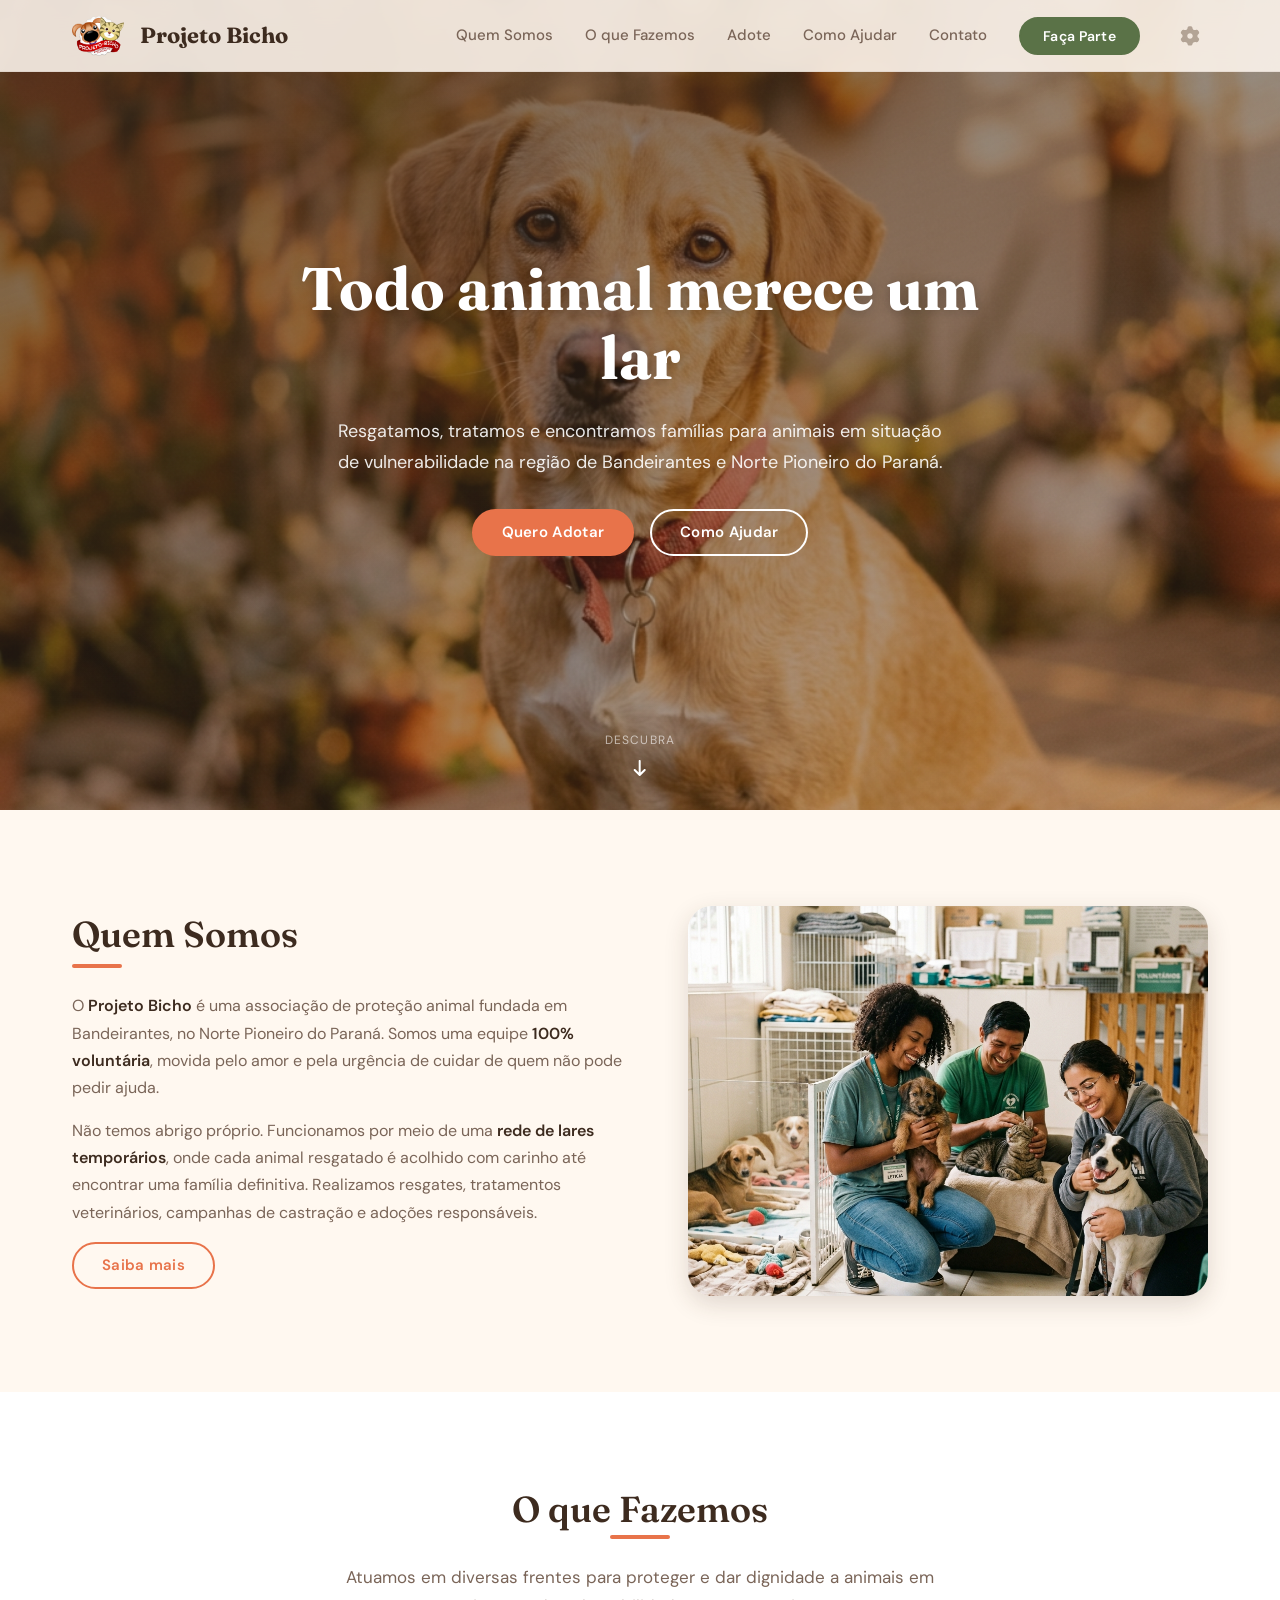
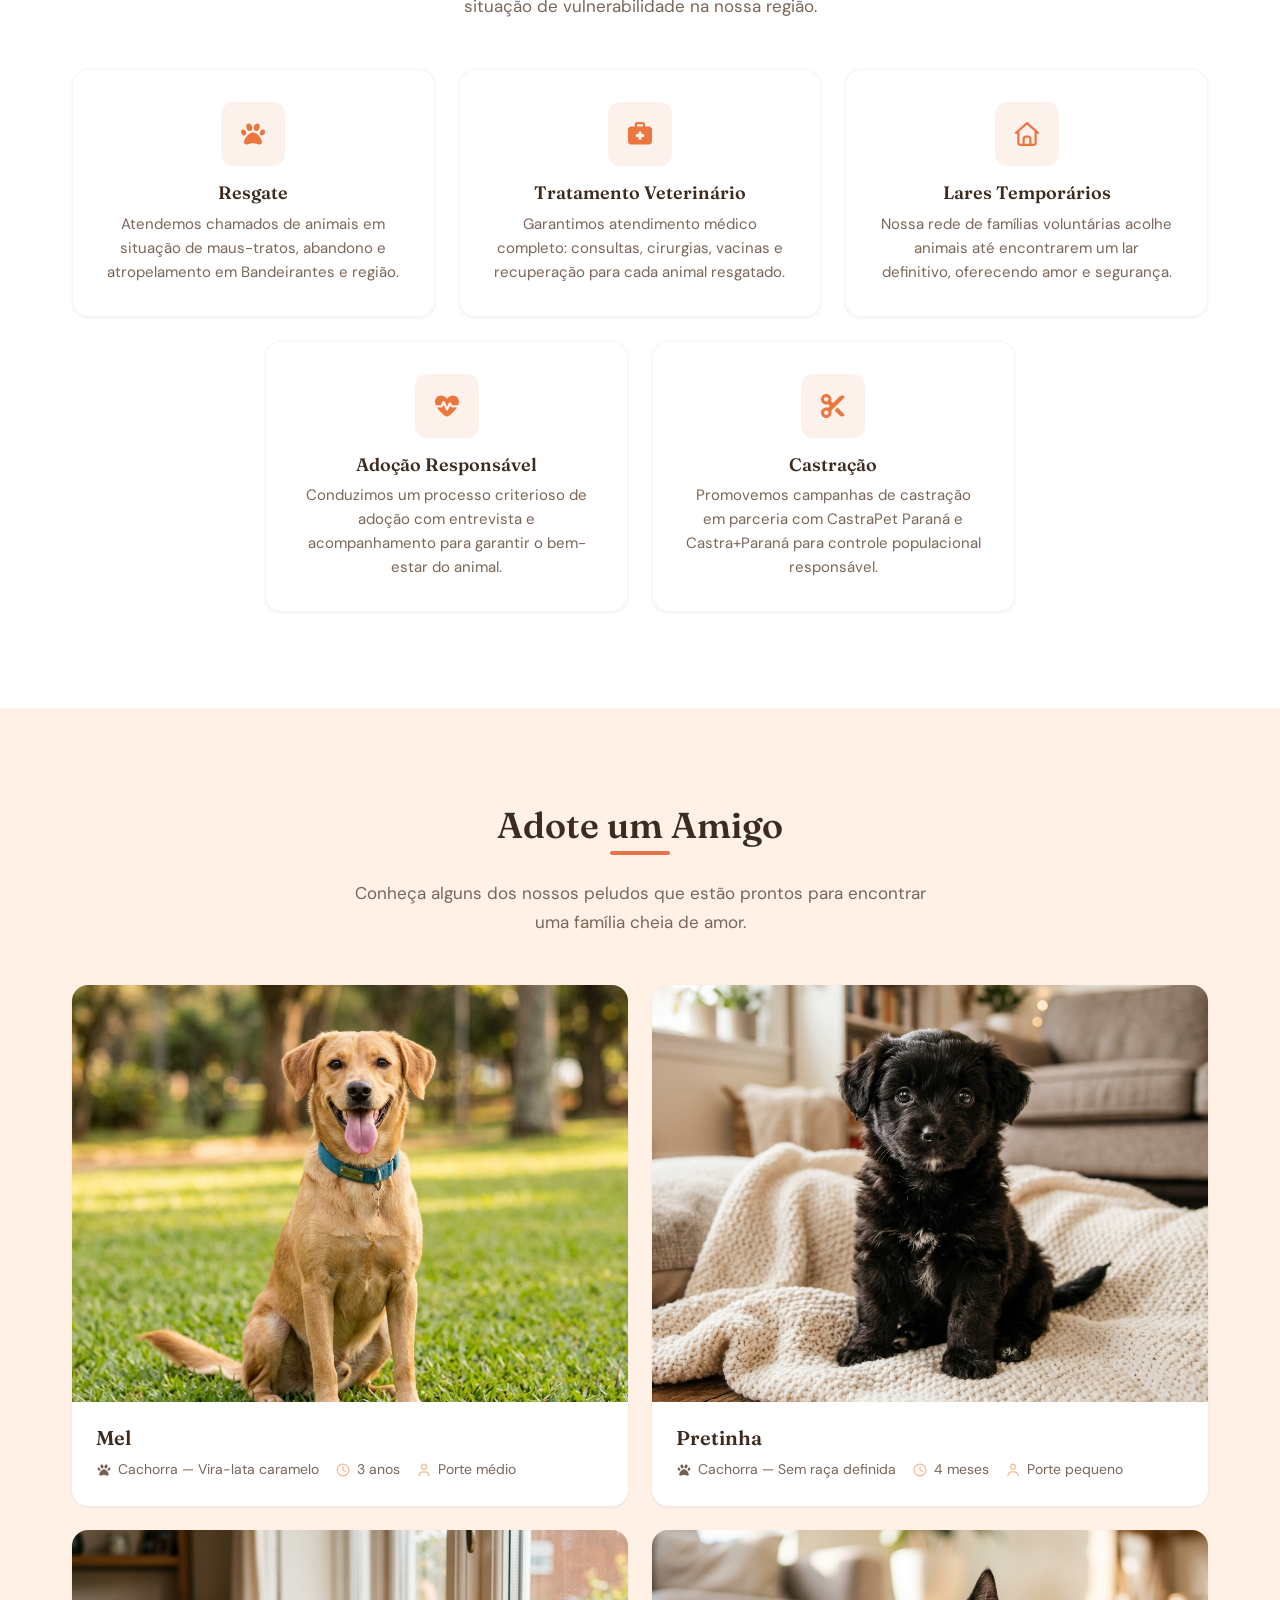
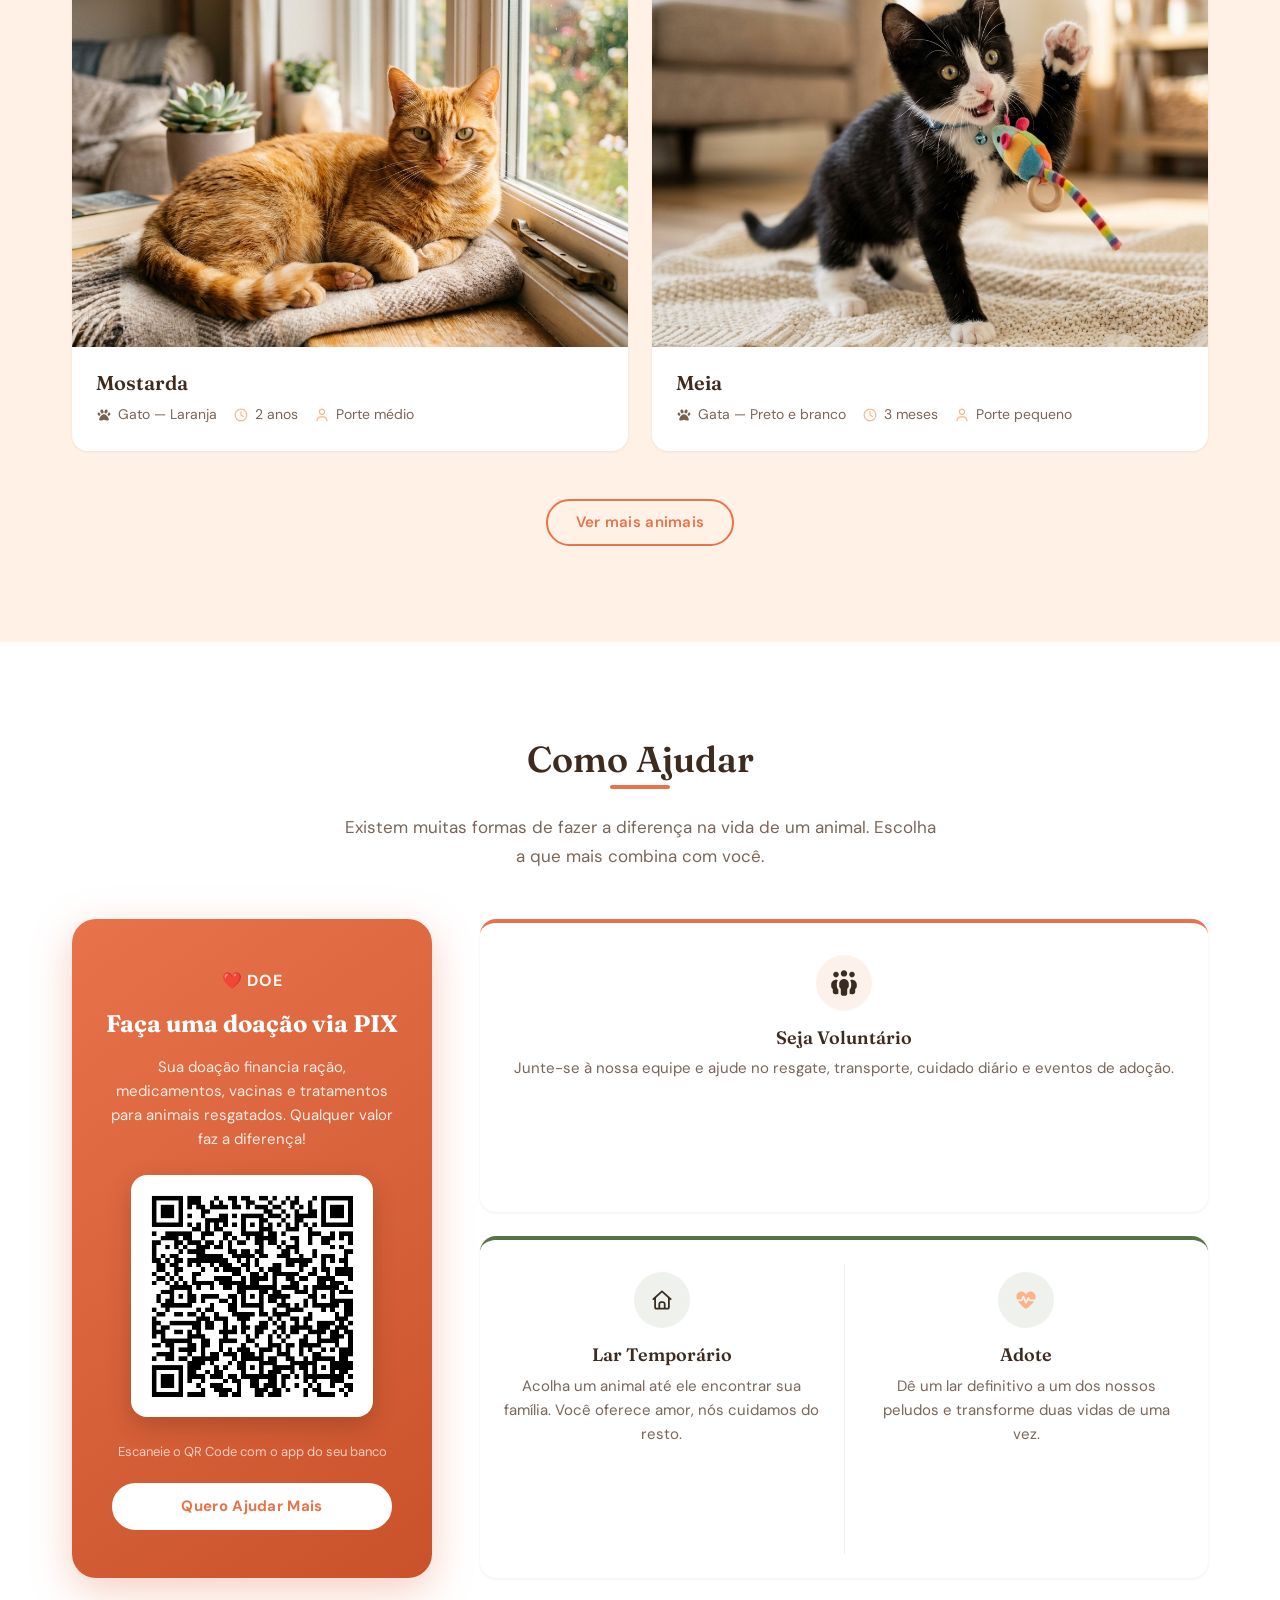
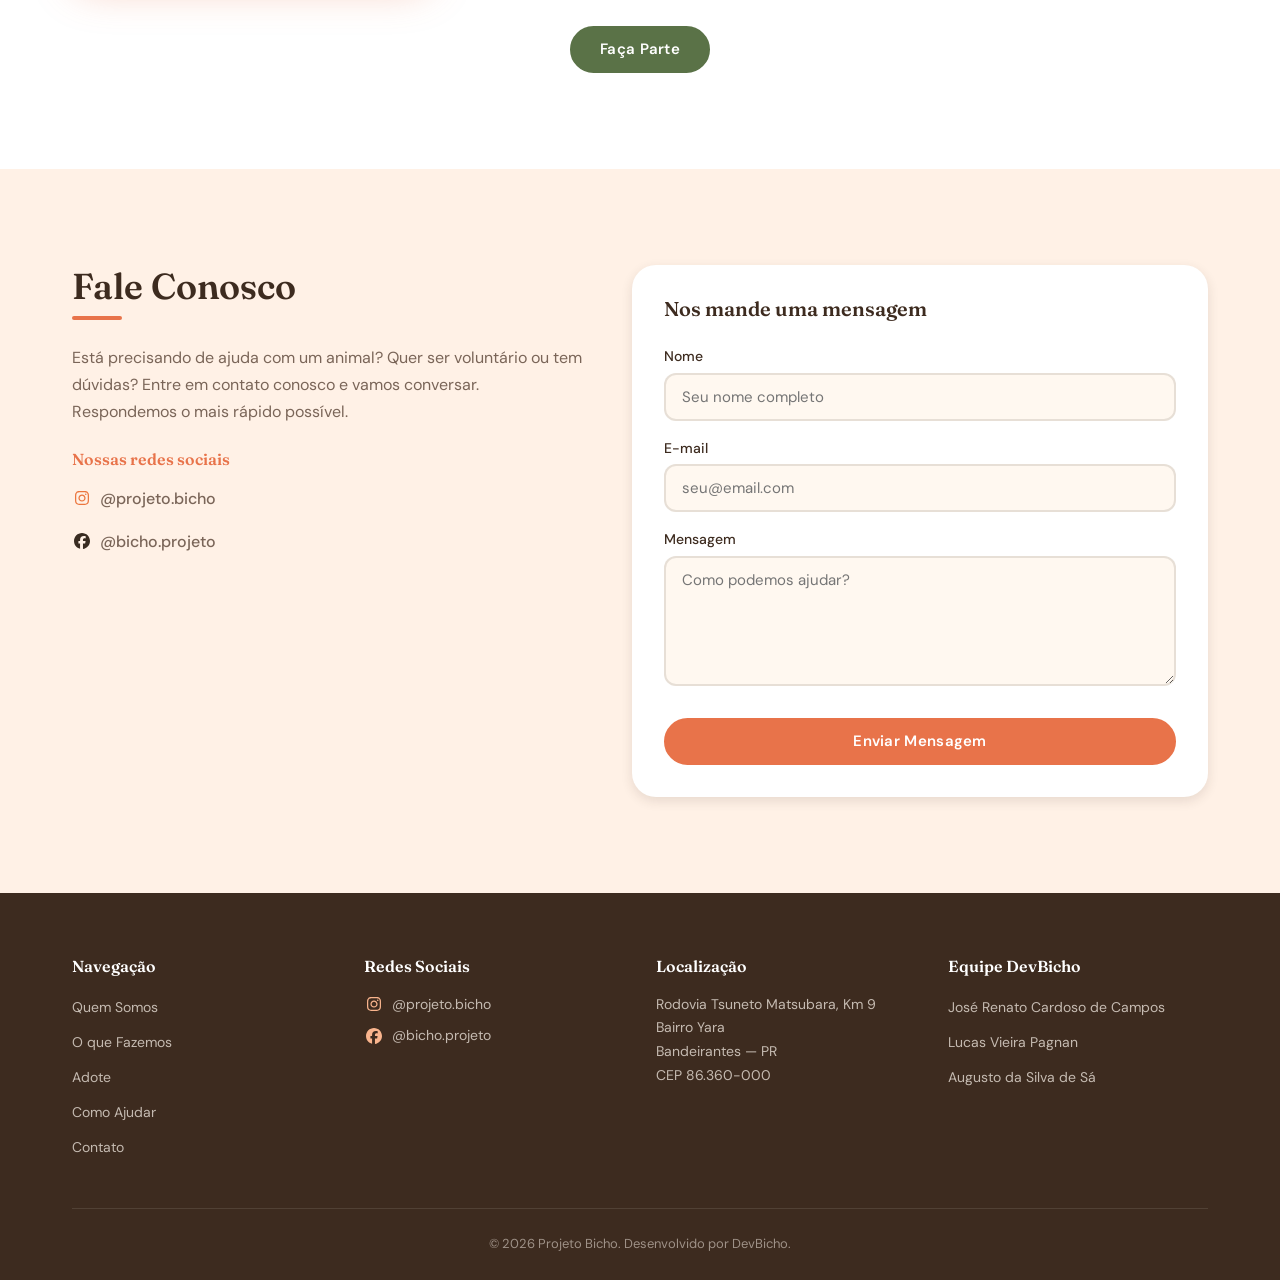
<file: index.html>
<!DOCTYPE html>
<html lang="pt-BR">

<head>
  <meta charset="UTF-8">
  <meta name="viewport" content="width=device-width, initial-scale=1.0">
  <meta name="description"
    content="Projeto Bicho — ONG de proteção animal em Bandeirantes/PR. Resgatamos, tratamos e encontramos lares para animais em situação de vulnerabilidade.">
  <meta name="author" content="DevBicho">
  <meta name="theme-color" content="#E8734A">
  <title>Projeto Bicho — Proteção Animal em Bandeirantes/PR</title>
  <link rel="stylesheet" href="style.css">
</head>

<body>

  <!-- ============================================================
       NAVBAR
       ============================================================ -->
  <header class="navbar">
    <div class="container">
      <a href="index.html" class="navbar-logo" aria-label="Projeto Bicho — Página Inicial">
        <img src="img/logoprojbicho.png" alt="Logo Projeto Bicho" style="height: 40px; width: auto; margin-right: 8px;">
        Projeto Bicho
      </a>

      <input type="checkbox" id="nav-toggle" class="navbar-botao-mobile sr-only" aria-label="Abrir menu de navegação">
      <label for="nav-toggle" class="navbar-menu-hamburguer">
        <span></span>
        <span></span>
        <span></span>
      </label>

      <label for="nav-toggle" class="navbar-fundo-escuro"></label>

      <nav class="navbar-menu" aria-label="Navegação principal">
        <a href="#quem-somos" class="navbar-link">Quem Somos</a>
        <a href="#servicos" class="navbar-link">O que Fazemos</a>
        <a href="#adote" class="navbar-link">Adote</a>
        <a href="#como-ajudar" class="navbar-link">Como Ajudar</a>
        <a href="#contato" class="navbar-link">Contato</a>
        <a href="cadastro.html" class="btn btn--accent navbar-cta">Faça Parte</a>
        <a href="adm.html" class="navbar-adm" title="Administração" aria-label="Administração">
          <img src="img/icons/gear.svg" alt="" class="svg-icon svg-muted" aria-hidden="true"
            style="width: 20px; height: 20px;">
        </a>
      </nav>
    </div>
  </header>


  <main>

    <!-- ============================================================
         HERO
         ============================================================ -->
    <section class="hero" aria-label="Apresentação principal">
      <div class="hero-conteudo">
        <h1 class="hero-titulo">Todo animal merece um lar</h1>
        <p class="hero-subtitulo">
          Resgatamos, tratamos e encontramos famílias para animais em situação de vulnerabilidade na região de
          Bandeirantes e Norte Pioneiro do Paraná.
        </p>
        <div class="hero-acoes">
          <a href="#adote" class="btn btn--primary">Quero Adotar</a>
          <a href="#como-ajudar" class="btn btn--outline">Como Ajudar</a>
        </div>
      </div>

      <div class="hero-dica-rolagem" aria-hidden="true">
        <span>Descubra</span>
        <img src="img/icons/arrow-down-solid-full.svg" alt="" class="svg-icon svg-white" aria-hidden="true"
          style="width: 20px; height: 20px;">
      </div>
    </section>


    <!-- ============================================================
         QUEM SOMOS
         ============================================================ -->
    <section id="quem-somos" class="section">
      <div class="container">
        <div class="quem-somos-grid">
          <div class="quem-somos-texto">
            <h2>Quem Somos</h2>
            <p>
              O <strong>Projeto Bicho</strong> é uma associação de proteção animal fundada em Bandeirantes, no Norte
              Pioneiro do Paraná. Somos uma equipe <strong>100% voluntária</strong>, movida pelo amor e pela urgência de
              cuidar de quem não pode pedir ajuda.
            </p>
            <p>
              Não temos abrigo próprio. Funcionamos por meio de uma <strong>rede de lares temporários</strong>, onde
              cada animal resgatado é acolhido com carinho até encontrar uma família definitiva. Realizamos resgates,
              tratamentos veterinários, campanhas de castração e adoções responsáveis.
            </p>
            <a href="#servicos" class="btn btn--secondary">Saiba mais</a>
          </div>
          <figure class="quem-somos-imagem">
            <img src="img/about.png"
              alt="Voluntários do Projeto Bicho cuidando de animais resgatados em Bandeirantes, Paraná">
          </figure>
        </div>
      </div>
    </section>


    <!-- ============================================================
         O QUE FAZEMOS (SERVIÇOS)
         ============================================================ -->
    <section id="servicos" class="section" style="background: var(--color-surface);">
      <div class="container">
        <div class="section-cabecalho">
          <h2 class="section-titulo">O que Fazemos</h2>
          <p class="section-subtitulo">
            Atuamos em diversas frentes para proteger e dar dignidade a animais em situação de vulnerabilidade na nossa
            região.
          </p>
        </div>

        <div class="servicos-grid">

          <article class="card-servico">
            <div class="card-servico-icone">
              <img src="img/icons/paw-solid-full.svg" alt="" class="svg-icon svg-primary" aria-hidden="true"
                style="width: 30px; height: 30px;">
            </div>
            <h3 class="card-servico-titulo">Resgate</h3>
            <p class="card-servico-descricao">
              Atendemos chamados de animais em situação de maus-tratos, abandono e atropelamento em Bandeirantes e
              região.
            </p>
          </article>

          <article class="card-servico">
            <div class="card-servico-icone">
              <img src="img/icons/briefcase-medical-solid-full.svg" alt="" class="svg-icon svg-primary"
                aria-hidden="true" style="width: 30px; height: 30px;">
            </div>
            <h3 class="card-servico-titulo">Tratamento Veterinário</h3>
            <p class="card-servico-descricao">
              Garantimos atendimento médico completo: consultas, cirurgias, vacinas e recuperação para cada animal
              resgatado.
            </p>
          </article>

          <article class="card-servico">
            <div class="card-servico-icone">
              <img src="img/icons/house-regular-full.svg" alt="" class="svg-icon svg-primary" aria-hidden="true"
                style="width: 30px; height: 30px;">
            </div>
            <h3 class="card-servico-titulo">Lares Temporários</h3>
            <p class="card-servico-descricao">
              Nossa rede de famílias voluntárias acolhe animais até encontrarem um lar definitivo, oferecendo amor e
              segurança.
            </p>
          </article>

          <article class="card-servico">
            <div class="card-servico-icone">
              <img src="img/icons/heart-pulse-solid-full.svg" alt="" class="svg-icon svg-primary" aria-hidden="true"
                style="width: 30px; height: 30px;">
            </div>
            <h3 class="card-servico-titulo">Adoção Responsável</h3>
            <p class="card-servico-descricao">
              Conduzimos um processo criterioso de adoção com entrevista e acompanhamento para garantir o bem-estar do
              animal.
            </p>
          </article>

          <article class="card-servico">
            <div class="card-servico-icone">
              <img src="img/icons/scissors-solid-full.svg" alt="" class="svg-icon svg-primary" aria-hidden="true"
                style="width: 30px; height: 30px;">
            </div>
            <h3 class="card-servico-titulo">Castração</h3>
            <p class="card-servico-descricao">
              Promovemos campanhas de castração em parceria com CastraPet Paraná e Castra+Paraná para controle
              populacional responsável.
            </p>
          </article>

        </div>
      </div>
    </section>


    <!-- ============================================================
         ADOTE (ANIMAIS PARA ADOÇÃO)
         ============================================================ -->
    <section id="adote" class="section section--alt">
      <div class="container">
        <div class="section-cabecalho">
          <h2 class="section-titulo">Adote um Amigo</h2>
          <p class="section-subtitulo">
            Conheça alguns dos nossos peludos que estão prontos para encontrar uma família cheia de amor.
          </p>
        </div>

        <div class="adocao-grid">

          <article class="card-animal">
            <div class="card-animal-imagem">
              <img src="img/animals/dog-1.png"
                alt="Mel, cachorra vira-lata caramelo de porte médio, sorridente e acolhedora">
            </div>
            <div class="card-animal-informacoes">
              <h3 class="card-animal-nome">Mel</h3>
              <div class="card-animal-detalhes">
                <span class="card-animal-detalhe">
                  <img src="img/icons/paw-solid-full.svg" alt="" class="svg-icon svg-muted" aria-hidden="true"
                    style="width: 16px; height: 16px;">
                  Cachorra — Vira-lata caramelo
                </span>
                <span class="card-animal-detalhe">
                  <img src="img/icons/clock-regular-full.svg" alt="" class="svg-icon svg-primary-light"
                    aria-hidden="true" style="width: 16px; height: 16px;">
                  3 anos
                </span>
                <span class="card-animal-detalhe">
                  <img src="img/icons/user-regular-full.svg" alt="" class="svg-icon svg-primary-light"
                    aria-hidden="true" style="width: 16px; height: 16px;">
                  Porte médio
                </span>
              </div>
            </div>
          </article>

          <article class="card-animal">
            <div class="card-animal-imagem">
              <img src="img/animals/dog-2.png"
                alt="Pretinha, cachorra filhote de 4 meses, pelagem escura, porte pequeno">
            </div>
            <div class="card-animal-informacoes">
              <h3 class="card-animal-nome">Pretinha</h3>
              <div class="card-animal-detalhes">
                <span class="card-animal-detalhe">
                  <img src="img/icons/paw-solid-full.svg" alt="" class="svg-icon svg-muted" aria-hidden="true"
                    style="width: 16px; height: 16px;">
                  Cachorra — Sem raça definida
                </span>
                <span class="card-animal-detalhe">
                  <img src="img/icons/clock-regular-full.svg" alt="" class="svg-icon svg-primary-light"
                    aria-hidden="true" style="width: 16px; height: 16px;">
                  4 meses
                </span>
                <span class="card-animal-detalhe">
                  <img src="img/icons/user-regular-full.svg" alt="" class="svg-icon svg-primary-light"
                    aria-hidden="true" style="width: 16px; height: 16px;">
                  Porte pequeno
                </span>
              </div>
            </div>
          </article>

          <article class="card-animal">
            <div class="card-animal-imagem">
              <img src="img/animals/cat-1.png" alt="Mostarda, gato laranja adulto de 2 anos, relaxado e dócil">
            </div>
            <div class="card-animal-informacoes">
              <h3 class="card-animal-nome">Mostarda</h3>
              <div class="card-animal-detalhes">
                <span class="card-animal-detalhe">
                  <img src="img/icons/paw-solid-full.svg" alt="" class="svg-icon svg-muted" aria-hidden="true"
                    style="width: 16px; height: 16px;">
                  Gato — Laranja
                </span>
                <span class="card-animal-detalhe">
                  <img src="img/icons/clock-regular-full.svg" alt="" class="svg-icon svg-primary-light"
                    aria-hidden="true" style="width: 16px; height: 16px;">
                  2 anos
                </span>
                <span class="card-animal-detalhe">
                  <img src="img/icons/user-regular-full.svg" alt="" class="svg-icon svg-primary-light"
                    aria-hidden="true" style="width: 16px; height: 16px;">
                  Porte médio
                </span>
              </div>
            </div>
          </article>

          <article class="card-animal">
            <div class="card-animal-imagem">
              <img src="img/animals/cat-2.png" alt="Meia, gatinha filhote preto e branco de 3 meses, pequena e curiosa">
            </div>
            <div class="card-animal-informacoes">
              <h3 class="card-animal-nome">Meia</h3>
              <div class="card-animal-detalhes">
                <span class="card-animal-detalhe">
                  <img src="img/icons/paw-solid-full.svg" alt="" class="svg-icon svg-muted" aria-hidden="true"
                    style="width: 16px; height: 16px;">
                  Gata — Preto e branco
                </span>
                <span class="card-animal-detalhe">
                  <img src="img/icons/clock-regular-full.svg" alt="" class="svg-icon svg-primary-light"
                    aria-hidden="true" style="width: 16px; height: 16px;">
                  3 meses
                </span>
                <span class="card-animal-detalhe">
                  <img src="img/icons/user-regular-full.svg" alt="" class="svg-icon svg-primary-light"
                    aria-hidden="true" style="width: 16px; height: 16px;">
                  Porte pequeno
                </span>
              </div>
            </div>
          </article>

        </div>

        <div class="adocao-cta">
          <a href="#" class="btn btn--secondary">Ver mais animais</a>
        </div>
      </div>
    </section>


    <!-- ============================================================
         COMO AJUDAR
         ============================================================ -->
    <section id="como-ajudar" class="section" style="background: var(--color-surface);">
      <div class="container">
        <div class="section-cabecalho">
          <h2 class="section-titulo">Como Ajudar</h2>
          <p class="section-subtitulo">
            Existem muitas formas de fazer a diferença na vida de um animal. Escolha a que mais combina com você.
          </p>
        </div>

        <div class="ajuda-layout">

          <!-- DESTAQUE: Doe via PIX -->
          <aside class="ajuda-doacao">
            <span class="ajuda-doacao-badge">❤️ Doe</span>
            <h3 class="ajuda-doacao-titulo">Faça uma doação via PIX</h3>
            <p class="ajuda-doacao-descricao">
              Sua doação financia ração, medicamentos, vacinas e tratamentos para animais resgatados. Qualquer valor faz
              a diferença!
            </p>
            <div class="ajuda-doacao-qr">
              <img src="img/PIX-ProjBicho.png" alt="QR Code PIX Projeto Bicho — escaneie para doar" loading="lazy">
            </div>
            <p class="ajuda-doacao-dica">Escaneie o QR Code com o app do seu banco</p>
            <a href="cadastro.html" class="btn btn--primary ajuda-doacao-btn">Quero Ajudar Mais</a>
          </aside>

          <div class="ajuda-cards">

            <article class="card-ajuda">
              <div class="card-ajuda-icone">
                <img src="img/icons/people-group-solid-full.svg" alt="" class="svg-icon svg-text" aria-hidden="true"
                  style="width: 32px; height: 32px;">
              </div>
              <h3 class="card-ajuda-titulo">Seja Voluntário</h3>
              <p class="card-ajuda-descricao">
                Junte-se à nossa equipe e ajude no resgate, transporte, cuidado diário e eventos de adoção.
              </p>
            </article>

            <article class="card-ajuda card-ajuda--dividido">
              <div class="card-ajuda-item-dividido">
                <div class="card-ajuda-icone card-ajuda-icone--sm">
                  <img src="img/icons/house-regular-full.svg" alt="" class="svg-icon svg-text" aria-hidden="true"
                    style="width: 24px; height: 24px;">
                </div>
                <h3 class="card-ajuda-titulo">Lar Temporário</h3>
                <p class="card-ajuda-descricao">
                  Acolha um animal até ele encontrar sua família. Você oferece amor, nós cuidamos do resto.
                </p>
              </div>
              <div class="card-ajuda-divisor" aria-hidden="true"></div>
              <div class="card-ajuda-item-dividido">
                <div class="card-ajuda-icone card-ajuda-icone--sm card-ajuda-icone--heart">
                  <img src="img/icons/heart-pulse-solid-full.svg" alt="" class="svg-icon svg-primary-light"
                    aria-hidden="true" style="width: 24px; height: 24px;">
                </div>
                <h3 class="card-ajuda-titulo">Adote</h3>
                <p class="card-ajuda-descricao">
                  Dê um lar definitivo a um dos nossos peludos e transforme duas vidas de uma vez.
                </p>
              </div>
            </article>

          </div>
        </div>

        <div class="ajuda-cta">
          <a href="cadastro.html" class="btn btn--accent">Faça Parte</a>
        </div>
      </div>
    </section>


    <!-- ============================================================
         CONTATO
         ============================================================ -->
    <section id="contato" class="section section--alt">
      <div class="container">
        <div class="contato-grid">

          <div class="contato-informacoes">
            <h2>Fale Conosco</h2>
            <p>
              Está precisando de ajuda com um animal? Quer ser voluntário ou tem dúvidas? Entre em contato conosco e
              vamos conversar. Respondemos o mais rápido possível.
            </p>

            <h3 class="contato-titulo-redes">Nossas redes sociais</h3>
            <div class="contato-lista-redes">
              <a href="https://www.instagram.com/projeto.bicho" target="_blank" rel="noopener noreferrer"
                class="contato-link-rede" aria-label="Instagram do Projeto Bicho">
                <img src="img/icons/instagram-brands-solid-full.svg" alt="" class="svg-icon svg-primary"
                  aria-hidden="true" style="width: 20px; height: 20px;">
                @projeto.bicho
              </a>
              <a href="https://www.facebook.com/bicho.projeto" target="_blank" rel="noopener noreferrer"
                class="contato-link-rede" aria-label="Facebook do Projeto Bicho">
                <img src="img/icons/facebook-brands-solid-full.svg" alt="" class="svg-icon svg-text" aria-hidden="true"
                  style="width: 20px; height: 20px;">
                @bicho.projeto
              </a>
            </div>
          </div>

          <div class="contato-wrapper-form">
            <h3 class="contato-titulo-form">Nos mande uma mensagem</h3>
            <form action="#" method="POST" class="contato-form">
              <div class="form-group">
                <label for="contact-name" class="form-label">Nome</label>
                <input type="text" id="contact-name" name="name" class="form-input" required autocomplete="name"
                  placeholder="Seu nome completo">
              </div>
              <div class="form-group">
                <label for="contact-email" class="form-label">E-mail</label>
                <input type="email" id="contact-email" name="email" class="form-input" required autocomplete="email"
                  placeholder="seu@email.com">
              </div>
              <div class="form-group">
                <label for="contact-message" class="form-label">Mensagem</label>
                <textarea id="contact-message" name="message" class="form-textarea" required
                  placeholder="Como podemos ajudar?"></textarea>
              </div>
              <button type="submit" class="btn btn--primary form-submit">Enviar Mensagem</button>
            </form>
          </div>

        </div>
      </div>
    </section>

  </main>


  <!-- ============================================================
       FOOTER
       ============================================================ -->
  <footer class="footer">
    <div class="container">
      <div class="footer-grid">

        <div class="footer-coluna">
          <h4 class="footer-titulo-coluna">Navegação</h4>
          <ul class="footer-lista">
            <li><a href="#quem-somos" class="footer-link">Quem Somos</a></li>
            <li><a href="#servicos" class="footer-link">O que Fazemos</a></li>
            <li><a href="#adote" class="footer-link">Adote</a></li>
            <li><a href="#como-ajudar" class="footer-link">Como Ajudar</a></li>
            <li><a href="#contato" class="footer-link">Contato</a></li>
          </ul>
        </div>

        <div class="footer-coluna">
          <h4 class="footer-titulo-coluna">Redes Sociais</h4>
          <div class="footer-lista-redes">
            <a href="https://www.instagram.com/projeto.bicho" target="_blank" rel="noopener noreferrer"
              class="footer-link-rede" aria-label="Instagram do Projeto Bicho">
              <img src="img/icons/instagram-brands-solid-full.svg" alt="" class="svg-icon svg-primary-light"
                aria-hidden="true" style="width: 20px; height: 20px;">
              @projeto.bicho
            </a>
            <a href="https://www.facebook.com/bicho.projeto" target="_blank" rel="noopener noreferrer"
              class="footer-link-rede" aria-label="Facebook do Projeto Bicho">
              <img src="img/icons/facebook-brands-solid-full.svg" alt="" class="svg-icon svg-primary-light"
                aria-hidden="true" style="width: 20px; height: 20px;">
              @bicho.projeto
            </a>
          </div>
        </div>

        <div class="footer-coluna">
          <h4 class="footer-titulo-coluna">Localização</h4>
          <address class="footer-endereco">
            Rodovia Tsuneto Matsubara, Km 9<br>
            Bairro Yara<br>
            Bandeirantes — PR<br>
            CEP 86.360-000
          </address>
        </div>

        <div class="footer-coluna">
          <h4 class="footer-titulo-coluna">Equipe DevBicho</h4>
          <ul class="footer-lista">
            <li><a href="https://joserenatocardoso.github.io/Curriculum-Vitae/" class="footer-link" target="_blank"
                rel="noopener noreferrer">José Renato Cardoso de Campos</a></li>
            <li><a href="https://lucaspagnan01.github.io/atvdfrontend/" class="footer-link" target="_blank"
                rel="noopener noreferrer">Lucas Vieira Pagnan</a></li>
            <li><a href="https://augustoosa.github.io/Atividade_pratica_CV_com_CSS/" class="footer-link" target="_blank"
                rel="noopener noreferrer">Augusto da Silva de Sá</a></li>
          </ul>
        </div>

      </div>

      <div class="footer-base">
        <p class="footer-direitos">
          &copy; 2026 Projeto Bicho. Desenvolvido por DevBicho.
        </p>
      </div>
    </div>
  </footer>

</body>

</html>
</file>
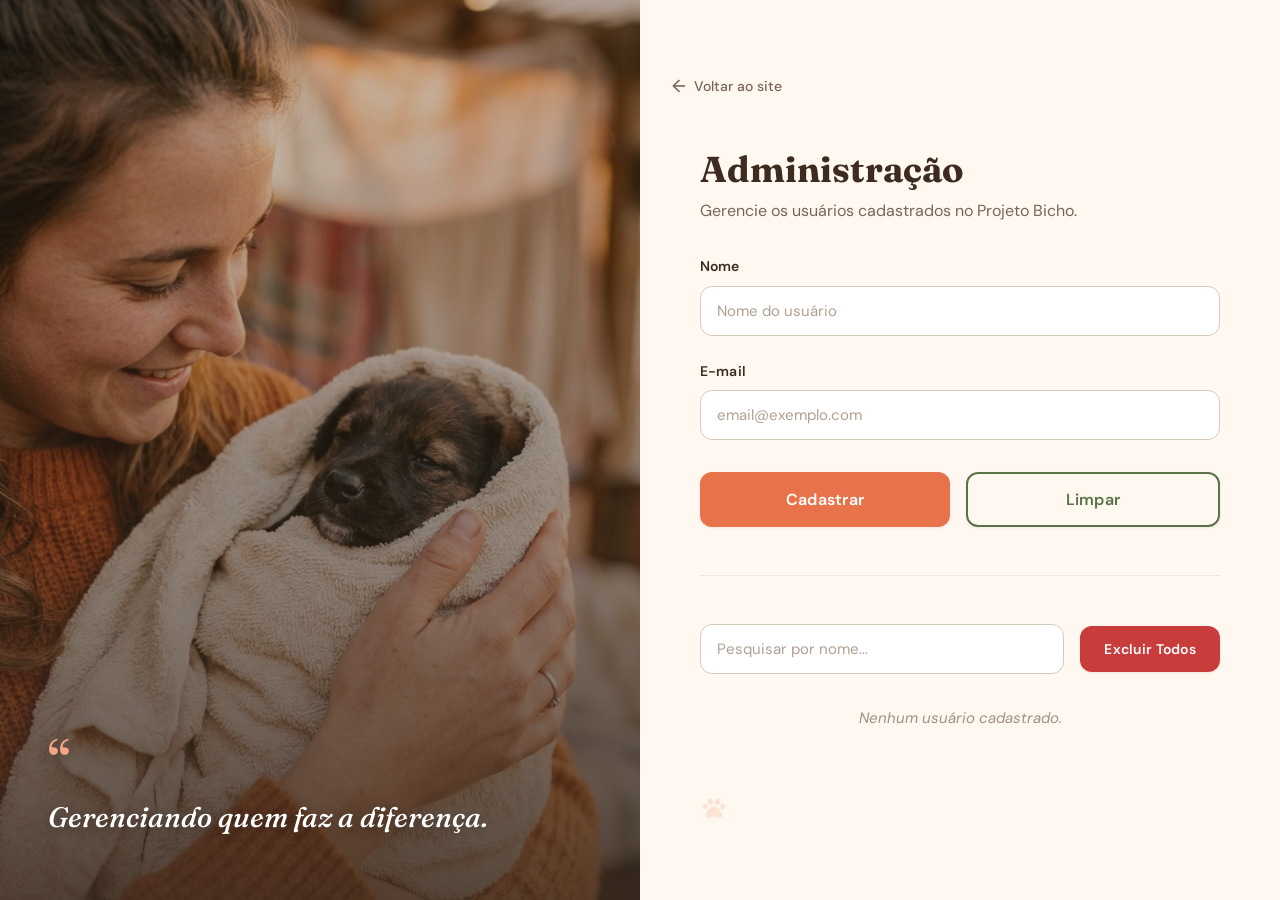
<file: adm.html>
<!DOCTYPE html>
<html lang="pt-BR">

<head>
  <meta charset="UTF-8">
  <meta name="viewport" content="width=device-width, initial-scale=1.0">
  <meta name="description"
    content="Painel de administração do Projeto Bicho — gerencie os usuários cadastrados na ONG de proteção animal de Bandeirantes/PR.">
  <title>Administração — Projeto Bicho</title>
  <link rel="stylesheet" href="auth.css">
</head>

<body>

  <main class="pagina-autenticacao">

    <section class="imagem-autenticacao" aria-label="Imagem de animal resgatado">
      <img src="img/auth-bg.png"
        alt="Pessoa segurando um filhote de cachorro resgatado, transmitindo carinho e esperança"
        class="imagem-autenticacao-foto" loading="eager">
      <blockquote class="imagem-autenticacao-citacao">
        Gerenciando quem faz a diferença.
      </blockquote>
    </section>

    <section class="painel-form-autenticacao painel-adm" aria-label="Painel de administração">

      <a href="index.html" class="voltar-autenticacao" aria-label="Voltar ao site principal">
        <span class="voltar-autenticacao-seta" aria-hidden="true">←</span>
        Voltar ao site
      </a>

      <div class="container-form-autenticacao container-adm">

        <h1 class="form-autenticacao-titulo">Administração</h1>
        <p class="form-autenticacao-subtitulo">
          Gerencie os usuários cadastrados no Projeto Bicho.
        </p>

        <form class="form-autenticacao" id="form-adm" aria-label="Cadastrar novo usuário">

          <div class="form-group">
            <label for="adm-nome">Nome</label>
            <input type="text" id="adm-nome" name="nome" placeholder="Nome do usuário" autocomplete="name"
              maxlength="100" required>
          </div>

          <div class="form-group">
            <label for="adm-email">E-mail</label>
            <input type="email" id="adm-email" name="email" placeholder="email@exemplo.com" autocomplete="email"
              maxlength="254" required>
          </div>

          <div class="form-botoes">
            <button type="submit" class="btn-submit" id="btn-cadastrar">
              Cadastrar
            </button>
            <button type="button" class="btn-limpar" id="btn-limpar">
              Limpar
            </button>
          </div>

        </form>

        <div class="secao-pesquisa" role="search" aria-label="Pesquisar usuários">
          <input type="text" id="campo-pesquisa" class="campo-pesquisa" placeholder="Pesquisar por nome..."
            aria-label="Pesquisar por nome">
          <button type="button" class="btn-excluir-todos" id="btn-excluir-todos">
            Excluir Todos
          </button>
        </div>

        <ul id="lista-usuarios" class="lista-usuarios" aria-label="Lista de usuários cadastrados"></ul>
        <p id="lista-vazia" class="lista-vazia">Nenhum usuário cadastrado.</p>

        <img src="img/icons/paw-solid-full.svg" alt="" class="pata-autenticacao svg-icon svg-primary"
          aria-hidden="true">

      </div>

    </section>

  </main>

  <div id="modal-container"></div>

  <div id="notificacao-container" class="notificacao-container" aria-live="polite"></div>

  <script src="js/storage.js"></script>
  <script src="js/ui.js"></script>
  <script src="js/adm.js"></script>

</body>

</html>
</file>
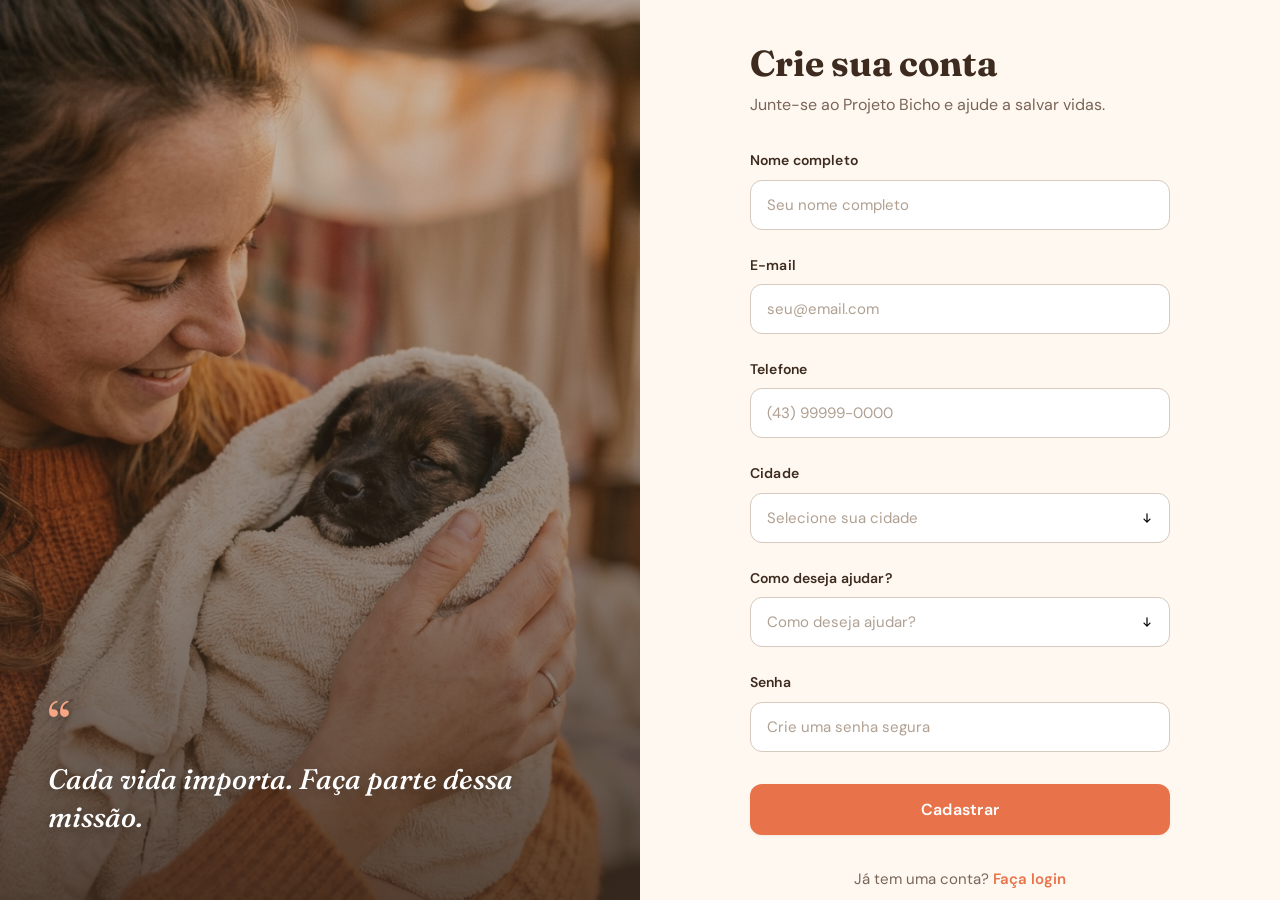
<file: cadastro.html>
<!DOCTYPE html>
<html lang="pt-BR">

<head>
  <meta charset="UTF-8">
  <meta name="viewport" content="width=device-width, initial-scale=1.0">
  <meta name="description"
    content="Crie sua conta no Projeto Bicho — ONG de proteção animal de Bandeirantes/PR. Junte-se à nossa missão de salvar vidas.">
  <title>Cadastro — Projeto Bicho</title>
  <link rel="stylesheet" href="auth.css">
</head>

<body>

  <main class="pagina-autenticacao">

    <section class="imagem-autenticacao" aria-label="Imagem de animal resgatado">
      <img src="img/auth-bg.png"
        alt="Pessoa segurando um filhote de cachorro resgatado, transmitindo carinho e esperança"
        class="imagem-autenticacao-foto" loading="eager">
      <blockquote class="imagem-autenticacao-citacao">
        Cada vida importa. Faça parte dessa missão.
      </blockquote>
    </section>

    <section class="painel-form-autenticacao" aria-label="Formulário de cadastro">

      <a href="index.html" class="voltar-autenticacao" aria-label="Voltar ao site principal">
        <span class="voltar-autenticacao-seta" aria-hidden="true">←</span>
        Voltar ao site
      </a>

      <div class="container-form-autenticacao">

        <h1 class="form-autenticacao-titulo">Crie sua conta</h1>
        <p class="form-autenticacao-subtitulo">
          Junte-se ao Projeto Bicho e ajude a salvar vidas.
        </p>

        <form class="form-autenticacao" action="login.html" method="GET">

          <div class="form-group">
            <label for="nome">Nome completo</label>
            <input type="text" id="nome" name="nome" placeholder="Seu nome completo" autocomplete="name" required>
          </div>

          <div class="form-group">
            <label for="email">E-mail</label>
            <input type="email" id="email" name="email" placeholder="seu@email.com" autocomplete="email" required>
          </div>

          <div class="form-group">
            <label for="telefone">Telefone</label>
            <input type="tel" id="telefone" name="telefone" placeholder="(43) 99999-0000" autocomplete="tel" required>
          </div>

          <div class="form-group">
            <label for="cidade">Cidade</label>
            <select id="cidade" name="cidade" required>
              <option value="" disabled selected>Selecione sua cidade</option>
              <option value="bandeirantes">Bandeirantes</option>
              <option value="cornelio-procopio">Cornélio Procópio</option>
              <option value="outra">Outra</option>
            </select>
          </div>

          <div class="form-group">
            <label for="ajuda">Como deseja ajudar?</label>
            <select id="ajuda" name="ajuda" required>
              <option value="" disabled selected>Como deseja ajudar?</option>
              <option value="voluntario">Voluntário</option>
              <option value="lar-temporario">Lar Temporário</option>
              <option value="doador">Doador</option>
            </select>
          </div>

          <div class="form-group">
            <label for="senha">Senha</label>
            <input type="password" id="senha" name="senha" placeholder="Crie uma senha segura"
              autocomplete="new-password" required>
          </div>

          <button type="submit" class="btn-submit">
            Cadastrar
          </button>

        </form>

        <p class="form-autenticacao-footer">
          Já tem uma conta? <a href="login.html">Faça login</a>
        </p>
        <img src="img/icons/paw-solid-full.svg" alt="" class="pata-autenticacao svg-icon svg-primary"
          aria-hidden="true">

      </div>

    </section>

  </main>

</body>

</html>
</file>
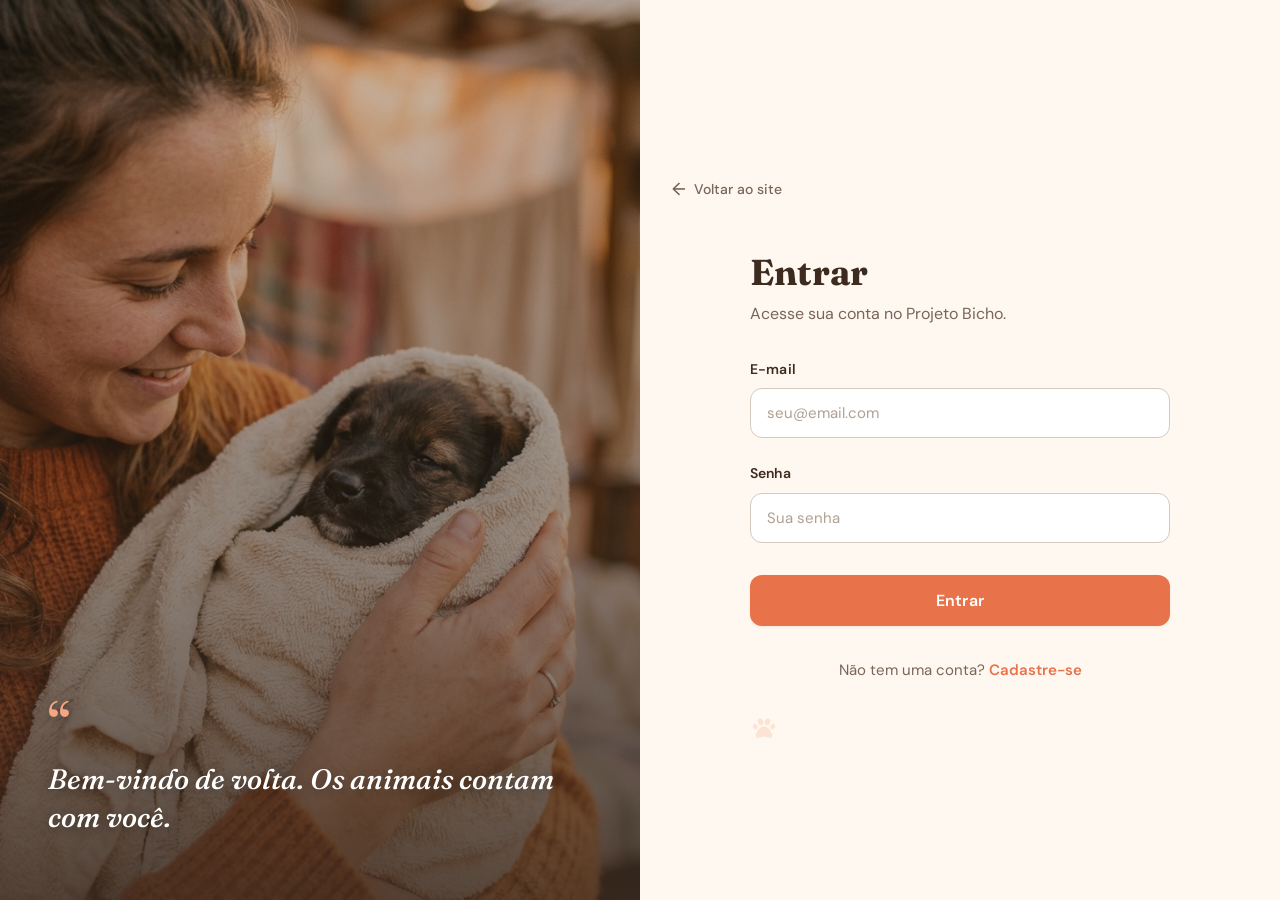
<file: login.html>
<!DOCTYPE html>
<html lang="pt-BR">

<head>
  <meta charset="UTF-8">
  <meta name="viewport" content="width=device-width, initial-scale=1.0">
  <meta name="description" content="Acesse sua conta no Projeto Bicho — ONG de proteção animal de Bandeirantes/PR.">
  <title>Login — Projeto Bicho</title>
  <link rel="stylesheet" href="auth.css">
</head>

<body>

  <main class="pagina-autenticacao">

    <section class="imagem-autenticacao" aria-label="Imagem de animal resgatado">
      <img src="img/auth-bg.png"
        alt="Pessoa segurando um filhote de cachorro resgatado, transmitindo carinho e esperança"
        class="imagem-autenticacao-foto" loading="eager">
      <blockquote class="imagem-autenticacao-citacao">
        Bem-vindo de volta. Os animais contam com você.
      </blockquote>
    </section>

    <section class="painel-form-autenticacao" aria-label="Formulário de login">

      <a href="index.html" class="voltar-autenticacao" aria-label="Voltar ao site principal">
        <span class="voltar-autenticacao-seta" aria-hidden="true">←</span>
        Voltar ao site
      </a>

      <div class="container-form-autenticacao">

        <h1 class="form-autenticacao-titulo">Entrar</h1>
        <p class="form-autenticacao-subtitulo">
          Acesse sua conta no Projeto Bicho.
        </p>

        <form class="form-autenticacao" action="index.html" method="GET">

          <div class="form-group">
            <label for="login-email">E-mail</label>
            <input type="email" id="login-email" name="email" placeholder="seu@email.com" autocomplete="email" required>
          </div>

          <div class="form-group">
            <label for="login-senha">Senha</label>
            <input type="password" id="login-senha" name="senha" placeholder="Sua senha" autocomplete="current-password"
              required>
          </div>

          <button type="submit" class="btn-submit">
            Entrar
          </button>

        </form>

        <p class="form-autenticacao-footer">
          Não tem uma conta? <a href="cadastro.html">Cadastre-se</a>
        </p>
        <img src="img/icons/paw-solid-full.svg" alt="" class="pata-autenticacao svg-icon svg-primary"
          aria-hidden="true">

      </div>

    </section>

  </main>

</body>

</html>
</file>
<file: style.css>
@import url('https://fonts.googleapis.com/css2?family=DM+Sans:ital,opsz,wght@0,9..40,300;0,9..40,400;0,9..40,500;0,9..40,600;0,9..40,700;1,9..40,400&family=Fraunces:ital,opsz,wght@0,9..144,400;0,9..144,500;0,9..144,600;0,9..144,700;1,9..144,400&display=swap');

/* USEM O PADRÃO ABAIXO PARA ADEQUAÇÃO VISUAL */
:root {
  /* — Cores — */
  --color-primary: #E8734A;
  --color-primary-dark: #D4603A;
  --color-primary-light: #F5A583;
  --color-bg: #FFF8F0;
  --color-bg-alt: #FFF1E6;
  --color-surface: #FFFFFF;
  --color-text: #3D2B1F;
  --color-text-muted: #7A6558;
  --color-accent: #5A7247;
  --color-accent-light: #7A9466;
  --color-success: #5A7247;
  --color-error: #C93C3C;
  --color-warning: #E5A100;
  /* — Sombras — */
  --shadow-sm: 0 1px 3px rgba(61, 43, 31, 0.08);
  --shadow-md: 0 4px 12px rgba(61, 43, 31, 0.12);
  --shadow-lg: 0 8px 24px rgba(61, 43, 31, 0.16);
  /* — Bordas — */
  --radius-sm: 8px;
  --radius-md: 12px;
  --radius-lg: 16px;
  --radius-xl: 24px;
  --radius-full: 9999px;
  /* — Espaçamento (8px grid) — */
  --space-xs: 4px;
  --space-sm: 8px;
  --space-md: 16px;
  --space-lg: 24px;
  --space-xl: 32px;
  --space-2xl: 48px;
  --space-3xl: 64px;
  --space-4xl: 96px;
  /* — Tipografia — */
  --font-heading: 'Fraunces', Georgia, 'Times New Roman', serif;
  --font-body: 'DM Sans', 'Segoe UI', Tahoma, sans-serif;
  /* — Transições — */
  --transition-fast: 0.2s ease;
  --transition-base: 0.3s ease;
  --transition-slow: 0.5s ease;
  /* — Altura da barra — */
  --navbar-height: 72px;
  accent-color: var(--color-primary);
}

*,
*::before,
*::after {
  box-sizing: border-box;
  margin: 0;
  padding: 0;
}

html {
  scroll-behavior: smooth;
  scroll-padding-top: var(--navbar-height);
  -webkit-text-size-adjust: 100%;
}

body {
  font-family: var(--font-body);
  font-size: 16px;
  line-height: 1.7;
  color: var(--color-text);
  background-color: var(--color-bg);
  overflow-x: hidden;
}

img {
  display: block;
  max-width: 100%;
  height: auto;
}

ul,
ol {
  list-style: none;
}

a {
  color: inherit;
  text-decoration: none;
  transition: color var(--transition-fast);
}

a:focus-visible {
  outline: 3px solid var(--color-primary);
  outline-offset: 3px;
  border-radius: var(--radius-sm);
}

button,
input,
select,
textarea {
  font-family: inherit;
  font-size: inherit;
  color: inherit;
}

h1,
h2,
h3,
h4,
h5,
h6 {
  font-family: var(--font-heading);
  font-weight: 600;
  line-height: 1.2;
  color: var(--color-text);
}

h1 {
  font-size: 2.25rem;
}

h2 {
  font-size: 1.875rem;
}

h3 {
  font-size: 1.375rem;
}

h4 {
  font-size: 1.125rem;
}

p {
  margin-bottom: var(--space-md);
  color: var(--color-text-muted);
}

p:last-child {
  margin-bottom: 0;
}

strong {
  font-weight: 600;
  color: var(--color-text);
}

.container {
  width: 100%;
  max-width: 1200px;
  margin-inline: auto;
  padding-inline: var(--space-md);
}

.section {
  padding: var(--space-3xl) 0;
}

.section--alt {
  background-color: var(--color-bg-alt);
}

.section-cabecalho {
  text-align: center;
  margin-bottom: var(--space-2xl);
}

.section-titulo {
  position: relative;
  display: inline-block;
  margin-bottom: var(--space-sm);
}

.section-titulo::after {
  content: '';
  position: absolute;
  bottom: -8px;
  left: 50%;
  transform: translateX(-50%);
  width: 60px;
  height: 4px;
  background: var(--color-primary);
  border-radius: var(--radius-full);
}

.section-subtitulo {
  max-width: 600px;
  margin-inline: auto;
  margin-top: var(--space-lg);
  font-size: 1.0625rem;
}

.btn {
  display: inline-flex;
  align-items: center;
  justify-content: center;
  gap: var(--space-sm);
  padding: 14px 28px;
  font-family: var(--font-body);
  font-weight: 600;
  font-size: 0.9375rem;
  letter-spacing: 0.02em;
  border: 2px solid transparent;
  border-radius: var(--radius-full);
  cursor: pointer;
  transition: all var(--transition-base);
  text-align: center;
  line-height: 1;
}

.btn:focus-visible {
  outline: 3px solid var(--color-primary);
  outline-offset: 3px;
}

.btn--primary {
  background: var(--color-primary);
  color: #FFFFFF;
  border-color: var(--color-primary);
}

.btn--primary:hover {
  background: var(--color-primary-dark);
  border-color: var(--color-primary-dark);
  transform: translateY(-2px);
  box-shadow: var(--shadow-md);
}

.btn--outline {
  background: transparent;
  color: #FFFFFF;
  border-color: #FFFFFF;
}

.btn--outline:hover {
  background: rgba(255, 255, 255, 0.15);
  transform: translateY(-2px);
}

.btn--secondary {
  background: transparent;
  color: var(--color-primary);
  border-color: var(--color-primary);
}

.btn--secondary:hover {
  background: var(--color-primary);
  color: #FFFFFF;
  transform: translateY(-2px);
  box-shadow: var(--shadow-md);
}

.btn--accent {
  background: var(--color-accent);
  color: #FFFFFF;
  border-color: var(--color-accent);
}

.btn--accent:hover {
  background: var(--color-accent-light);
  border-color: var(--color-accent-light);
  transform: translateY(-2px);
  box-shadow: var(--shadow-md);
}

.card {
  background: var(--color-surface);
  border-radius: var(--radius-lg);
  box-shadow: var(--shadow-sm);
  overflow: hidden;
  transition: transform var(--transition-base), box-shadow var(--transition-base);
}

.card:hover {
  transform: translateY(-4px);
  box-shadow: var(--shadow-lg);
}



.navbar {
  position: fixed;
  top: 0;
  left: 0;
  width: 100%;
  height: var(--navbar-height);
  z-index: 1000;
  background: rgba(255, 248, 240, 0.88);
  backdrop-filter: blur(16px);
  -webkit-backdrop-filter: blur(16px);
  border-bottom: 1px solid rgba(61, 43, 31, 0.06);
  transition: box-shadow var(--transition-base);
}

.navbar .container {
  display: flex;
  align-items: center;
  justify-content: space-between;
  height: 100%;
}

.navbar-logo {
  display: flex;
  align-items: center;
  gap: var(--space-sm);
  font-family: var(--font-heading);
  font-weight: 700;
  font-size: 1.375rem;
  color: var(--color-text);
  z-index: 1010;
}

.navbar-logo svg {
  width: 32px;
  height: 32px;
  fill: var(--color-primary);
  flex-shrink: 0;
}

.navbar-menu {
  display: flex;
  align-items: center;
  gap: var(--space-xl);
}

.navbar-link {
  position: relative;
  font-size: 0.9375rem;
  font-weight: 500;
  color: var(--color-text-muted);
  transition: color var(--transition-fast);
}

.navbar-link:hover {
  color: var(--color-text);
}

.navbar-cta {
  padding: 10px 22px;
  font-size: 0.875rem;
}

.navbar-botao-mobile {
  display: none;
}

.navbar-menu-hamburguer {
  display: none;
  flex-direction: column;
  justify-content: center;
  align-items: center;
  gap: 5px;
  width: 36px;
  height: 36px;
  cursor: pointer;
  z-index: 1010;
  border-radius: var(--radius-sm);
  transition: background var(--transition-fast);
}

.navbar-menu-hamburguer:hover {
  background: rgba(61, 43, 31, 0.06);
}

.navbar-menu-hamburguer span {
  display: block;
  width: 22px;
  height: 2px;
  background: var(--color-text);
  border-radius: var(--radius-full);
  transition: all var(--transition-base);
  transform-origin: center;
}

.navbar-botao-mobile:checked~.navbar-menu-hamburguer span:nth-child(1) {
  transform: translateY(7px) rotate(45deg);
}

.navbar-botao-mobile:checked~.navbar-menu-hamburguer span:nth-child(2) {
  opacity: 0;
  transform: scaleX(0);
}

.navbar-botao-mobile:checked~.navbar-menu-hamburguer span:nth-child(3) {
  transform: translateY(-7px) rotate(-45deg);
}

.hero {
  position: relative;
  min-height: 90vh;
  display: flex;
  align-items: center;
  justify-content: center;
  background: url('img/hero.png') center 15%/cover no-repeat;
  margin-top: 0;
  overflow: hidden;
}

.hero::before {
  content: '';
  position: absolute;
  inset: 0;
  background: linear-gradient(160deg,
      rgba(61, 43, 31, 0.78) 0%,
      rgba(61, 43, 31, 0.55) 40%,
      rgba(61, 43, 31, 0.35) 100%);
  z-index: 1;
}

.hero-conteudo {
  position: relative;
  z-index: 2;
  text-align: center;
  max-width: 780px;
  padding: var(--space-4xl) var(--space-md);
}

.hero-titulo {
  font-family: var(--font-heading);
  font-size: 2.5rem;
  font-weight: 700;
  color: #FFFFFF;
  margin-bottom: var(--space-lg);
  line-height: 1.15;
  text-shadow: 0 2px 12px rgba(0, 0, 0, 0.25);
}

.hero-subtitulo {
  font-size: 1.0625rem;
  color: rgba(255, 255, 255, 0.9);
  margin-bottom: var(--space-xl);
  line-height: 1.7;
  max-width: 620px;
  margin-inline: auto;
}

.hero-acoes {
  display: flex;
  flex-wrap: wrap;
  gap: var(--space-md);
  justify-content: center;
}

.hero-dica-rolagem {
  position: absolute;
  bottom: var(--space-xl);
  left: 50%;
  transform: translateX(-50%);
  z-index: 2;
  display: flex;
  flex-direction: column;
  align-items: center;
  gap: var(--space-sm);
  color: rgba(255, 255, 255, 0.6);
  font-size: 0.75rem;
  letter-spacing: 0.1em;
  text-transform: uppercase;
}

.hero-dica-rolagem svg {
  width: 20px;
  height: 20px;
  animation: hero-bounce 2s ease-in-out infinite;
}

@keyframes hero-bounce {

  0%,
  100% {
    transform: translateY(0);
  }

  50% {
    transform: translateY(6px);
  }
}

.quem-somos-grid {
  display: flex;
  flex-direction: column;
  gap: var(--space-2xl);
  align-items: center;
}

.quem-somos-texto {
  max-width: 560px;
}

.quem-somos-texto h2 {
  margin-bottom: var(--space-lg);
  position: relative;
}

.quem-somos-texto h2::after {
  content: '';
  display: block;
  width: 50px;
  height: 4px;
  background: var(--color-primary);
  border-radius: var(--radius-full);
  margin-top: var(--space-sm);
}

.quem-somos-texto p {
  margin-bottom: var(--space-md);
}

.quem-somos-imagem {
  border-radius: var(--radius-xl);
  overflow: hidden;
  box-shadow: var(--shadow-lg);
  max-width: 520px;
  width: 100%;
}

.quem-somos-imagem img {
  width: 100%;
  height: auto;
  object-fit: cover;
  aspect-ratio: 4 / 3;
}

.servicos-grid {
  display: grid;
  grid-template-columns: 1fr;
  gap: var(--space-lg);
}

.card-servico {
  background: var(--color-surface);
  border-radius: var(--radius-lg);
  padding: var(--space-xl);
  text-align: center;
  box-shadow: var(--shadow-sm);
  border: 1px solid rgba(61, 43, 31, 0.04);
  transition: transform var(--transition-base), box-shadow var(--transition-base);
}

.card-servico:hover {
  transform: translateY(-6px);
  box-shadow: var(--shadow-lg);
}

.card-servico-icone {
  display: inline-flex;
  align-items: center;
  justify-content: center;
  width: 64px;
  height: 64px;
  border-radius: var(--radius-md);
  background: rgba(232, 115, 74, 0.1);
  margin-bottom: var(--space-md);
}

.card-servico-icone svg {
  width: 30px;
  height: 30px;
  fill: var(--color-primary);
}

.card-servico-titulo {
  font-family: var(--font-heading);
  font-size: 1.125rem;
  font-weight: 600;
  margin-bottom: var(--space-sm);
}

.card-servico-descricao {
  font-size: 0.9375rem;
  color: var(--color-text-muted);
  line-height: 1.6;
}

.adocao-grid {
  display: grid;
  grid-template-columns: 1fr;
  gap: var(--space-lg);
}

.card-animal {
  background: var(--color-surface);
  border-radius: var(--radius-lg);
  overflow: hidden;
  box-shadow: var(--shadow-sm);
  transition: transform var(--transition-base), box-shadow var(--transition-base);
}

.card-animal:hover {
  transform: translateY(-4px);
  box-shadow: var(--shadow-lg);
}

.card-animal-imagem {
  position: relative;
  aspect-ratio: 4 / 3;
  overflow: hidden;
}

.card-animal-imagem img {
  width: 100%;
  height: 100%;
  object-fit: cover;
  transition: transform var(--transition-slow);
}

.card-animal:hover .card-animal-imagem img {
  transform: scale(1.05);
}


.card-animal-informacoes {
  padding: var(--space-lg);
}

.card-animal-nome {
  font-family: var(--font-heading);
  font-size: 1.25rem;
  font-weight: 600;
  margin-bottom: var(--space-sm);
}

.card-animal-detalhes {
  display: flex;
  flex-wrap: wrap;
  gap: var(--space-sm) var(--space-md);
  margin-bottom: 0;
}

.card-animal-detalhe {
  display: inline-flex;
  align-items: center;
  gap: 6px;
  font-size: 0.875rem;
  color: var(--color-text-muted);
}

.card-animal-detalhe svg {
  width: 16px;
  height: 16px;
  fill: var(--color-primary-light);
  flex-shrink: 0;
}

.adocao-cta {
  text-align: center;
  margin-top: var(--space-2xl);
}

.ajuda-layout {
  display: grid;
  grid-template-columns: 1fr;
  gap: var(--space-xl);
  align-items: start;
}

.ajuda-doacao {
  background: linear-gradient(145deg, var(--color-primary) 0%, #c9522a 100%);
  border-radius: var(--radius-xl);
  padding: var(--space-2xl) var(--space-xl);
  text-align: center;
  color: #fff;
  box-shadow: 0 12px 40px rgba(232, 115, 74, 0.35);
  display: flex;
  flex-direction: column;
  align-items: center;
  gap: var(--space-md);
  position: relative;
  overflow: hidden;
}


.ajuda-doacao-badge {
  display: inline-flex;
  align-items: center;
  gap: 6px;
  font-size: 1rem;
  font-weight: 700;
  letter-spacing: 0.05em;
  text-transform: uppercase;
  color: rgba(255, 255, 255, 0.95);
}

.ajuda-doacao-titulo {
  font-family: var(--font-heading);
  font-size: 1.5rem;
  font-weight: 700;
  color: #fff;
  margin: 0;
  line-height: 1.2;
}

.ajuda-doacao-descricao {
  font-size: 0.9375rem;
  color: rgba(255, 255, 255, 0.88);
  line-height: 1.6;
  max-width: 320px;
  margin: 0;
}

.ajuda-doacao-qr {
  background: #fff;
  border-radius: var(--radius-lg);
  padding: var(--space-md);
  box-shadow: 0 8px 24px rgba(0, 0, 0, 0.18);
  display: inline-flex;
  align-items: center;
  justify-content: center;
  margin: var(--space-sm) 0;
}

.ajuda-doacao-qr img {
  width: 180px;
  height: 180px;
  object-fit: contain;
  display: block;
}

.ajuda-doacao-dica {
  font-size: 0.8125rem;
  color: rgba(255, 255, 255, 0.7);
  margin: 0;
}

.ajuda-doacao-btn {
  background: #fff !important;
  color: var(--color-primary) !important;
  border-color: #fff !important;
  font-weight: 700;
  margin-top: var(--space-xs);
  width: 100%;
  max-width: 280px;
}

.ajuda-doacao-btn:hover {
  background: rgba(255, 255, 255, 0.9) !important;
  transform: translateY(-2px);
  box-shadow: 0 6px 20px rgba(0, 0, 0, 0.15);
}

.ajuda-cards {
  display: grid;
  grid-template-columns: 1fr;
  gap: var(--space-lg);
  align-items: stretch;
}

.ajuda-cards .card-ajuda {
  height: 100%;
  box-sizing: border-box;
}

.card-ajuda {
  background: var(--color-surface);
  border-radius: var(--radius-lg);
  padding: var(--space-xl) var(--space-lg);
  text-align: center;
  box-shadow: var(--shadow-sm);
  border-top: 4px solid var(--color-primary);
  transition: transform var(--transition-base), box-shadow var(--transition-base);
}

.card-ajuda:hover {
  transform: translateY(-4px);
  box-shadow: var(--shadow-lg);
}

.card-ajuda:nth-child(2) {
  border-top-color: var(--color-accent);
}

.card-ajuda--dividido {
  display: flex;
  flex-direction: column;
  gap: 0;
  padding: 0;
  text-align: center;
  border-top-color: var(--color-primary-light);
}

.card-ajuda--dividido:hover {
  transform: translateY(-4px);
}

.card-ajuda-item-dividido {
  flex: 1;
  padding: var(--space-xl) var(--space-lg);
  display: flex;
  flex-direction: column;
  align-items: center;
}

.card-ajuda-divisor {
  height: 1px;
  width: calc(100% - var(--space-2xl));
  margin: 0 auto;
  background: rgba(61, 43, 31, 0.08);
}

.card-ajuda-icone--sm {
  width: 48px;
  height: 48px;
}

.card-ajuda-icone--sm svg {
  width: 22px;
  height: 22px;
}

.card-ajuda-icone--heart {
  background: rgba(245, 165, 131, 0.15);
}

.card-ajuda-icone {
  display: inline-flex;
  align-items: center;
  justify-content: center;
  width: 56px;
  height: 56px;
  border-radius: 50%;
  background: rgba(232, 115, 74, 0.1);
  margin-bottom: var(--space-md);
}

.card-ajuda:nth-child(2) .card-ajuda-icone {
  background: rgba(90, 114, 71, 0.1);
}

.card-ajuda-icone svg {
  width: 26px;
  height: 26px;
  fill: var(--color-primary);
}

.card-ajuda:nth-child(2) .card-ajuda-icone svg {
  fill: var(--color-accent);
}

.card-ajuda-titulo {
  font-family: var(--font-heading);
  font-size: 1.125rem;
  font-weight: 600;
  margin-bottom: var(--space-sm);
}

.card-ajuda-descricao {
  font-size: 0.9375rem;
  color: var(--color-text-muted);
  line-height: 1.6;
}

.ajuda-cta {
  text-align: center;
  margin-top: var(--space-2xl);
}

.contato-grid {
  display: flex;
  flex-direction: column;
  gap: var(--space-2xl);
}

.contato-informacoes h2 {
  margin-bottom: var(--space-lg);
  position: relative;
}

.contato-informacoes h2::after {
  content: '';
  display: block;
  width: 50px;
  height: 4px;
  background: var(--color-primary);
  border-radius: var(--radius-full);
  margin-top: var(--space-sm);
}

.contato-informacoes>p {
  margin-bottom: var(--space-lg);
}

.contato-titulo-redes {
  font-family: var(--font-heading);
  font-size: 1rem;
  font-weight: 600;
  margin-bottom: var(--space-md);
  color: var(--color-primary);
}

.contato-lista-redes {
  display: flex;
  flex-direction: column;
  gap: var(--space-md);
}

.contato-link-rede {
  display: inline-flex;
  align-items: center;
  gap: var(--space-sm);
  font-weight: 500;
  color: var(--color-text-muted);
  transition: color var(--transition-fast);
}

.contato-link-rede:hover {
  color: var(--color-primary);
}

.contato-link-rede svg {
  width: 22px;
  height: 22px;
  fill: var(--color-primary);
  flex-shrink: 0;
}

.contato-wrapper-form {
  background: var(--color-surface);
  border-radius: var(--radius-xl);
  padding: var(--space-xl);
  box-shadow: var(--shadow-md);
}

.contato-titulo-form {
  font-family: var(--font-heading);
  font-size: 1.25rem;
  font-weight: 600;
  margin-bottom: var(--space-lg);
}

.form-group {
  margin-bottom: var(--space-md);
}

.form-label {
  display: block;
  font-size: 0.875rem;
  font-weight: 500;
  color: var(--color-text);
  margin-bottom: var(--space-xs);
}

.form-input,
.form-textarea {
  width: 100%;
  padding: 12px 16px;
  border: 2px solid rgba(61, 43, 31, 0.12);
  border-radius: var(--radius-md);
  background: var(--color-bg);
  color: var(--color-text);
  font-size: 0.9375rem;
  transition: border-color var(--transition-fast), box-shadow var(--transition-fast);
}

.form-input:focus,
.form-textarea:focus {
  outline: none;
  border-color: var(--color-primary);
  box-shadow: 0 0 0 4px rgba(232, 115, 74, 0.12);
}

.form-textarea {
  resize: vertical;
  min-height: 130px;
}

.form-submit {
  width: 100%;
  margin-top: var(--space-sm);
}

.footer {
  background: var(--color-text);
  color: rgba(255, 248, 240, 0.85);
  padding: var(--space-3xl) 0 var(--space-lg);
}

.footer-grid {
  display: grid;
  grid-template-columns: 1fr;
  gap: var(--space-xl);
  margin-bottom: var(--space-2xl);
}

.footer-titulo-coluna {
  font-family: var(--font-heading);
  font-size: 1rem;
  font-weight: 600;
  color: #FFFFFF;
  margin-bottom: var(--space-md);
}

.footer-lista {
  display: flex;
  flex-direction: column;
  gap: var(--space-sm);
}

.footer-link {
  font-size: 0.875rem;
  color: rgba(255, 248, 240, 0.7);
  transition: color var(--transition-fast);
}

.footer-link:hover {
  color: var(--color-primary-light);
}

.footer-lista-redes {
  display: flex;
  flex-direction: column;
  gap: var(--space-sm);
}

.footer-link-rede {
  display: inline-flex;
  align-items: center;
  gap: var(--space-sm);
  font-size: 0.875rem;
  color: rgba(255, 248, 240, 0.7);
  transition: color var(--transition-fast);
}

.footer-link-rede:hover {
  color: var(--color-primary-light);
}

.footer-link-rede svg {
  width: 18px;
  height: 18px;
  fill: var(--color-primary-light);
  flex-shrink: 0;
}

.footer-endereco {
  font-style: normal;
  font-size: 0.875rem;
  line-height: 1.7;
  color: rgba(255, 248, 240, 0.7);
}

.footer-base {
  border-top: 1px solid rgba(255, 248, 240, 0.1);
  padding-top: var(--space-lg);
  text-align: center;
}

.footer-direitos {
  font-size: 0.8125rem;
  color: rgba(255, 248, 240, 0.5);
  margin: 0;
}

@media (min-width: 768px) {

  h1 {
    font-size: 2.75rem;
  }

  h2 {
    font-size: 2.125rem;
  }

  .hero-titulo {
    font-size: 3.25rem;
  }

  .hero-subtitulo {
    font-size: 1.125rem;
  }

  .quem-somos-grid {
    flex-direction: row;
    gap: var(--space-3xl);
  }

  .quem-somos-texto {
    flex: 1;
  }

  .quem-somos-imagem {
    flex: 1;
  }

  .servicos-grid {
    grid-template-columns: repeat(2, 1fr);
  }

  .adocao-grid {
    grid-template-columns: repeat(2, 1fr);
  }

  .ajuda-layout {
    grid-template-columns: 1fr 1fr;
  }

  .ajuda-cards {
    grid-template-columns: 1fr;
  }

  .card-ajuda--dividido {
    flex-direction: row;
    align-items: stretch;
  }

  .card-ajuda-divisor {
    width: 1px;
    height: auto;
    margin: var(--space-lg) 0;
  }

  .ajuda-doacao-qr img {
    width: 200px;
    height: 200px;
  }

  .contato-grid {
    flex-direction: row;
    align-items: flex-start;
  }

  .contato-informacoes {
    flex: 1;
  }

  .contato-wrapper-form {
    flex: 1;
  }

  .footer-grid {
    grid-template-columns: repeat(2, 1fr);
  }
}

@media (min-width: 1024px) {

  h1 {
    font-size: 3rem;
  }

  h2 {
    font-size: 2.25rem;
  }

  .container {
    padding-inline: var(--space-xl);
  }

  .section {
    padding: var(--space-4xl) 0;
  }

  .hero-titulo {
    font-size: 3.75rem;
  }

  .navbar-menu-hamburguer {
    display: none;
  }

  .navbar-menu {
    display: flex;
  }

  .servicos-grid {
    grid-template-columns: repeat(6, 1fr);
  }

  .servicos-grid .card-servico:nth-child(1) {
    grid-column: 1 / span 2;
  }

  .servicos-grid .card-servico:nth-child(2) {
    grid-column: 3 / span 2;
  }

  .servicos-grid .card-servico:nth-child(3) {
    grid-column: 5 / span 2;
  }

  .servicos-grid .card-servico:nth-child(4) {
    grid-column: 2 / span 2;
  }

  .servicos-grid .card-servico:nth-child(5) {
    grid-column: 4 / span 2;
  }

  .ajuda-layout {
    grid-template-columns: 360px 1fr;
    gap: var(--space-2xl);
    align-items: stretch;
  }

  .ajuda-doacao {
    position: sticky;
    top: calc(var(--navbar-height) + var(--space-md));
  }

  .ajuda-cards {
    grid-template-columns: 1fr;
  }

  .ajuda-doacao-qr img {
    width: 210px;
    height: 210px;
  }

  .footer-grid {
    grid-template-columns: repeat(4, 1fr);
  }
}

@media (max-width: 1023px) {
  .navbar-menu-hamburguer {
    display: flex;
  }

  .navbar-menu {
    position: fixed;
    top: 0;
    right: 0;
    width: 280px;
    height: 100vh;
    height: 100dvh;
    flex-direction: column;
    align-items: flex-start;
    gap: var(--space-sm);
    background: var(--color-bg);
    padding: calc(var(--navbar-height) + var(--space-lg)) var(--space-xl) var(--space-xl);
    box-shadow: -8px 0 24px rgba(61, 43, 31, 0.12);
    transform: translateX(100%);
    transition: transform var(--transition-base);
  }

  .navbar-botao-mobile:checked~.navbar-menu {
    transform: translateX(0);
  }

  .navbar-link {
    font-size: 1.0625rem;
    padding: var(--space-sm) 0;
    width: 100%;
  }

  .navbar-cta {
    margin-top: var(--space-md);
    width: 100%;
    text-align: center;
  }

  .navbar-botao-mobile:checked~.navbar-fundo-escuro {
    opacity: 1;
    visibility: visible;
  }
}

.navbar-fundo-escuro {
  position: fixed;
  inset: 0;
  background: rgba(61, 43, 31, 0.3);
  z-index: 999;
  opacity: 0;
  visibility: hidden;
  transition: opacity var(--transition-base), visibility var(--transition-base);
}

@media (min-width: 1024px) {
  .navbar-fundo-escuro {
    display: none;
  }
}

.sr-only {
  position: absolute;
  width: 1px;
  height: 1px;
  padding: 0;
  margin: -1px;
  overflow: hidden;
  clip: rect(0, 0, 0, 0);
  white-space: nowrap;
  border: 0;
}


.svg-icon {
  display: inline-block;
}

.svg-primary {
  filter: brightness(0) saturate(100%) invert(56%) sepia(50%) saturate(1475%) hue-rotate(334deg) brightness(96%) contrast(92%);
}

.svg-primary-light {
  filter: brightness(0) saturate(100%) invert(81%) sepia(21%) saturate(1142%) hue-rotate(319deg) brightness(101%) contrast(95%);
}

.svg-success {
  filter: brightness(0) saturate(100%) invert(41%) sepia(18%) saturate(1067%) hue-rotate(63deg) brightness(97%) contrast(85%);
}

.svg-text {
  filter: brightness(0) saturate(100%) invert(16%) sepia(13%) saturate(1194%) hue-rotate(345deg) brightness(95%) contrast(93%);
}

.svg-muted {
  filter: brightness(0) saturate(100%) invert(38%) sepia(14%) saturate(815%) hue-rotate(344deg) brightness(95%) contrast(85%);
}

.svg-white {
  filter: brightness(0) saturate(100%) invert(100%);
}

/* ── Navbar Admin ── */
.navbar-adm {
  display: inline-flex;
  align-items: center;
  justify-content: center;
  width: 36px;
  height: 36px;
  border-radius: var(--radius-sm);
  transition: background var(--transition-fast), opacity var(--transition-fast);
  opacity: 0.5;
}

.navbar-adm:hover {
  background: rgba(61, 43, 31, 0.06);
  opacity: 1;
}
</file>
<file: auth.css>
@import url('https://fonts.googleapis.com/css2?family=DM+Sans:ital,opsz,wght@0,9..40,300;0,9..40,400;0,9..40,500;0,9..40,600;0,9..40,700;1,9..40,400&family=Fraunces:ital,opsz,wght@0,9..144,400;0,9..144,500;0,9..144,600;0,9..144,700;1,9..144,400&display=swap');

/* USEM O PADRÃO ABAIXO PARA ADEQUAÇÃO VISUAL */

:root {
  /* ── Primárias ── */
  --color-primary: #E8734A;
  --color-primary-dark: #D4603A;
  --color-primary-light: #F5A583;

  /* ── Neutras ── */
  --color-bg: #FFF8F0;
  --color-bg-alt: #FFF1E6;
  --color-surface: #FFFFFF;
  --color-text: #3D2B1F;
  --color-text-muted: #7A6558;

  /* ── Accent ── */
  --color-accent: #5A7247;
  --color-accent-light: #7A9466;

  /* ── Semânticas ── */
  --color-success: #5A7247;
  --color-error: #C93C3C;
  --color-warning: #E5A100;

  /* ── Sombras ── */
  --shadow-sm: 0 1px 3px rgba(61, 43, 31, 0.08);
  --shadow-md: 0 4px 12px rgba(61, 43, 31, 0.12);
  --shadow-lg: 0 8px 24px rgba(61, 43, 31, 0.16);

  /* ── Espaçamento (8px grid) ── */
  --space-xs: 4px;
  --space-sm: 8px;
  --space-md: 16px;
  --space-lg: 24px;
  --space-xl: 32px;
  --space-2xl: 48px;
  --space-3xl: 64px;
  --space-4xl: 96px;

  /* ── Bordas ── */
  --radius-sm: 8px;
  --radius-md: 12px;
  --radius-lg: 16px;
  --radius-xl: 24px;
  --radius-full: 9999px;

  /* ── Tipografia ── */
  --font-heading: 'Fraunces', Georgia, serif;
  --font-body: 'DM Sans', system-ui, sans-serif;

  /* ── Transições ── */
  --transition-fast: 150ms ease;
  --transition-base: 250ms ease;
  --transition-slow: 400ms ease;
}

*,
*::before,
*::after {
  box-sizing: border-box;
  margin: 0;
  padding: 0;
}

html {
  -webkit-text-size-adjust: 100%;
  scroll-behavior: smooth;
  height: 100vh;
  overflow: hidden;
}

body {
  font-family: var(--font-body);
  font-size: 16px;
  line-height: 1.6;
  color: var(--color-text);
  background-color: var(--color-bg);
  height: 100vh;
}

img {
  display: block;
  max-width: 100%;
  height: auto;
}

a {
  color: inherit;
  text-decoration: none;
}

ul,
ol {
  list-style: none;
}

h1,
h2,
h3,
h4,
h5,
h6 {
  font-family: var(--font-heading);
  font-weight: 600;
  line-height: 1.2;
  color: var(--color-text);
}

.pagina-autenticacao {
  display: grid;
  grid-template-columns: 1fr 1fr;
  height: 100vh;
  overflow: hidden;
}

.imagem-autenticacao {
  position: relative;
  overflow: hidden;
}

.imagem-autenticacao-foto {
  width: 100%;
  height: 100%;
  object-fit: cover;
  display: block;
}

.imagem-autenticacao::after {
  content: '';
  position: absolute;
  inset: 0;
  background: linear-gradient(to top,
      rgba(61, 43, 31, 0.85) 0%,
      rgba(61, 43, 31, 0.5) 40%,
      rgba(61, 43, 31, 0.25) 100%);
  pointer-events: none;
}

.imagem-autenticacao-citacao {
  position: absolute;
  bottom: var(--space-3xl);
  left: var(--space-2xl);
  right: var(--space-2xl);
  z-index: 2;
  color: #FFFFFF;
  font-family: var(--font-heading);
  font-size: clamp(1.5rem, 2.2vw, 2rem);
  font-weight: 500;
  font-style: italic;
  line-height: 1.35;
  text-shadow: 0 2px 12px rgba(0, 0, 0, 0.3);
}

.imagem-autenticacao-citacao::before {
  content: '\201C';
  display: block;
  font-size: 3.5rem;
  line-height: 1;
  margin-bottom: var(--space-sm);
  color: var(--color-primary-light);
  font-style: normal;
}

.painel-form-autenticacao {
  display: flex;
  flex-direction: column;
  justify-content: center;
  align-items: center;
  padding: var(--space-2xl) var(--space-xl);
  background-color: var(--color-bg);
  overflow: hidden;
}

.voltar-autenticacao {
  display: inline-flex;
  align-items: center;
  gap: var(--space-sm);
  font-size: 0.875rem;
  font-weight: 500;
  color: var(--color-text-muted);
  transition: color var(--transition-fast);
  margin-top: var(--space-lg);
  margin-bottom: var(--space-2xl);
  align-self: flex-start;
}

.voltar-autenticacao:hover,
.voltar-autenticacao:focus-visible {
  color: var(--color-primary);
}

.voltar-autenticacao:focus-visible {
  outline: 2px solid var(--color-primary);
  outline-offset: 4px;
  border-radius: var(--radius-sm);
}

.voltar-autenticacao-seta {
  font-size: 1.1rem;
  transition: transform var(--transition-fast);
}

.voltar-autenticacao:hover .voltar-autenticacao-seta {
  transform: translateX(-3px);
}

/* ============================================================
   6. Form Container
   ============================================================ */
.container-form-autenticacao {
  width: 100%;
  max-width: 420px;
}

/* ── Form header ── */
.form-autenticacao-titulo {
  font-family: var(--font-heading);
  font-size: clamp(1.75rem, 3vw, 2.25rem);
  font-weight: 700;
  color: var(--color-text);
  margin-bottom: var(--space-sm);
}

.form-autenticacao-subtitulo {
  font-size: 1rem;
  color: var(--color-text-muted);
  margin-bottom: var(--space-xl);
  line-height: 1.5;
}

.form-autenticacao {
  display: flex;
  flex-direction: column;
  gap: var(--space-lg);
}

.form-group {
  display: flex;
  flex-direction: column;
  gap: var(--space-sm);
}

.form-group label {
  font-size: 0.875rem;
  font-weight: 600;
  color: var(--color-text);
  letter-spacing: 0.01em;
}

.form-group input,
.form-group select {
  width: 100%;
  padding: 14px var(--space-md);
  font-family: var(--font-body);
  font-size: 0.9375rem;
  color: var(--color-text);
  background-color: var(--color-surface);
  border: 1.5px solid #D6C9BE;
  border-radius: var(--radius-md);
  transition:
    border-color var(--transition-base),
    box-shadow var(--transition-base),
    background-color var(--transition-fast);
  outline: none;
  accent-color: var(--color-primary);
  appearance: none;
  -webkit-appearance: none;
}

.form-group input::placeholder {
  color: #B0A092;
  font-weight: 400;
}

.form-group input:focus,
.form-group select:focus {
  border-color: var(--color-primary);
  box-shadow: 0 0 0 3px rgba(232, 115, 74, 0.15);
  background-color: #FFFFFF;
}

.form-group input:focus-visible,
.form-group select:focus-visible {
  border-color: var(--color-primary);
  box-shadow: 0 0 0 3px rgba(232, 115, 74, 0.25);
}

.form-group input:hover:not(:focus),
.form-group select:hover:not(:focus) {
  border-color: #BFA994;
}

.form-group select {
  background-image: url('img/icons/arrow-down-solid-full.svg');
  background-repeat: no-repeat;
  background-position: right var(--space-md) center;
  background-size: 12px;
  padding-right: calc(var(--space-md) + 24px);
  cursor: pointer;
}

.form-group select:invalid,
.form-group select option[value=""] {
  color: #B0A092;
}

.form-group select option {
  color: var(--color-text);
  background-color: var(--color-surface);
}

.btn-submit {
  display: inline-flex;
  align-items: center;
  justify-content: center;
  width: 100%;
  padding: 15px var(--space-xl);
  margin-top: var(--space-sm);
  font-family: var(--font-body);
  font-size: 1rem;
  font-weight: 600;
  letter-spacing: 0.02em;
  color: #FFFFFF;
  background-color: var(--color-primary);
  border: none;
  border-radius: var(--radius-md);
  cursor: pointer;
  transition:
    background-color var(--transition-base),
    transform var(--transition-fast),
    box-shadow var(--transition-base);
  box-shadow: var(--shadow-sm);
}

.btn-submit:hover {
  background-color: var(--color-primary-dark);
  box-shadow: var(--shadow-md);
  transform: translateY(-1px);
}

.btn-submit:active {
  transform: translateY(0);
  box-shadow: var(--shadow-sm);
}

.btn-submit:focus-visible {
  outline: 2px solid var(--color-primary-dark);
  outline-offset: 3px;
}

.form-autenticacao-footer {
  text-align: center;
  margin-top: var(--space-xl);
  font-size: 0.9375rem;
  color: var(--color-text-muted);
}

.form-autenticacao-footer a {
  color: var(--color-primary);
  font-weight: 600;
  transition: color var(--transition-fast);
  border-bottom: 1px solid transparent;
}

.form-autenticacao-footer a:hover {
  color: var(--color-primary-dark);
  border-bottom-color: var(--color-primary-dark);
}

.form-autenticacao-footer a:focus-visible {
  outline: 2px solid var(--color-primary);
  outline-offset: 3px;
  border-radius: 2px;
}

.pata-autenticacao {
  display: block;
  margin: var(--space-xl) auto 0;
  width: 28px;
  height: 28px;
  opacity: 0.15;
}

@media (max-width: 767px) {

  html,
  body {
    height: auto;
    overflow: auto;
  }

  .pagina-autenticacao {
    grid-template-columns: 1fr;
    grid-template-rows: 30vh auto;
    height: auto;
    overflow: visible;
  }

  .imagem-autenticacao {
    min-height: 30vh;
    max-height: 30vh;
  }

  .imagem-autenticacao-citacao {
    font-size: 1.125rem;
    bottom: var(--space-lg);
    left: var(--space-lg);
    right: var(--space-lg);
  }

  .imagem-autenticacao-citacao::before {
    font-size: 2.5rem;
    margin-bottom: var(--space-xs);
  }

  .painel-form-autenticacao {
    padding: var(--space-xl) var(--space-lg);
    overflow: visible;
  }

  .voltar-autenticacao {
    margin-bottom: var(--space-lg);
  }

  .form-autenticacao-titulo {
    font-size: 1.5rem;
  }
}

@media (max-width: 399px) {
  .painel-form-autenticacao {
    padding: var(--space-lg) var(--space-md);
  }

  .form-autenticacao {
    gap: var(--space-md);
  }

  .form-group input,
  .form-group select {
    padding: 12px var(--space-md);
    font-size: 0.875rem;
  }

  .btn-submit {
    padding: 13px var(--space-lg);
  }
}

@media (min-width: 768px) and (max-width: 1024px) {
  .imagem-autenticacao-citacao {
    font-size: 1.35rem;
  }

  .painel-form-autenticacao {
    padding: var(--space-xl) var(--space-lg);
  }
}

@media (min-width: 1440px) {
  .imagem-autenticacao-citacao {
    font-size: 2.25rem;
    bottom: var(--space-4xl);
    left: var(--space-3xl);
    right: var(--space-3xl);
  }

  .container-form-autenticacao {
    max-width: 460px;
  }
}

.svg-icon {
  display: inline-block;
}

.svg-primary {
  filter: brightness(0) saturate(100%) invert(56%) sepia(50%) saturate(1475%) hue-rotate(334deg) brightness(96%) contrast(92%);
}

.svg-muted {
  filter: brightness(0) saturate(100%) invert(38%) sepia(14%) saturate(815%) hue-rotate(344deg) brightness(95%) contrast(85%);
}


/* ============================================================
   PÁGINA DE ADMINISTRAÇÃO
   ============================================================ */

/* ── Painel admin: scroll vertical ── */
.painel-adm {
  overflow-y: auto;
  overflow-x: hidden;
  justify-content: flex-start;
}

/* ── Container admin: mais largo para acomodar lista ── */
.container-adm {
  max-width: 520px;
  padding-bottom: var(--space-2xl);
}

/* ── Botões: Cadastrar + Limpar lado a lado ── */
.form-botoes {
  display: flex;
  gap: var(--space-md);
  margin-top: var(--space-sm);
}

.form-botoes .btn-submit {
  flex: 1;
  margin-top: 0;
}

.btn-limpar {
  flex: 1;
  display: inline-flex;
  align-items: center;
  justify-content: center;
  padding: 15px var(--space-xl);
  font-family: var(--font-body);
  font-size: 1rem;
  font-weight: 600;
  letter-spacing: 0.02em;
  color: var(--color-accent);
  background-color: transparent;
  border: 2px solid var(--color-accent);
  border-radius: var(--radius-md);
  cursor: pointer;
  transition:
    background-color var(--transition-base),
    color var(--transition-base),
    transform var(--transition-fast),
    box-shadow var(--transition-base);
  box-shadow: var(--shadow-sm);
}

.btn-limpar:hover {
  background-color: var(--color-accent);
  color: #FFFFFF;
  box-shadow: var(--shadow-md);
  transform: translateY(-1px);
}

.btn-limpar:active {
  transform: translateY(0);
  box-shadow: var(--shadow-sm);
}

.btn-limpar:focus-visible {
  outline: 2px solid var(--color-accent);
  outline-offset: 3px;
}

/* ── Seção de pesquisa ── */
.secao-pesquisa {
  display: flex;
  gap: var(--space-md);
  align-items: center;
  margin-top: var(--space-2xl);
  padding-top: var(--space-2xl);
  border-top: 1px solid rgba(61, 43, 31, 0.08);
}

.campo-pesquisa {
  flex: 1;
  width: 100%;
  padding: 14px var(--space-md);
  font-family: var(--font-body);
  font-size: 0.9375rem;
  color: var(--color-text);
  background-color: var(--color-surface);
  border: 1.5px solid #D6C9BE;
  border-radius: var(--radius-md);
  transition:
    border-color var(--transition-base),
    box-shadow var(--transition-base),
    background-color var(--transition-fast);
  outline: none;
  appearance: none;
  -webkit-appearance: none;
}

.campo-pesquisa::placeholder {
  color: #B0A092;
  font-weight: 400;
}

.campo-pesquisa:focus {
  border-color: var(--color-primary);
  box-shadow: 0 0 0 3px rgba(232, 115, 74, 0.15);
  background-color: #FFFFFF;
}

.campo-pesquisa:focus-visible {
  border-color: var(--color-primary);
  box-shadow: 0 0 0 3px rgba(232, 115, 74, 0.25);
}

.campo-pesquisa:hover:not(:focus) {
  border-color: #BFA994;
}

/* ── Botão Excluir Todos ── */
.btn-excluir-todos {
  display: inline-flex;
  align-items: center;
  justify-content: center;
  padding: 14px var(--space-lg);
  font-family: var(--font-body);
  font-size: 0.875rem;
  font-weight: 600;
  letter-spacing: 0.02em;
  color: #FFFFFF;
  background-color: var(--color-error);
  border: none;
  border-radius: var(--radius-md);
  cursor: pointer;
  white-space: nowrap;
  transition:
    background-color var(--transition-base),
    transform var(--transition-fast),
    box-shadow var(--transition-base);
  box-shadow: var(--shadow-sm);
}

.btn-excluir-todos:hover {
  background-color: #B33535;
  box-shadow: var(--shadow-md);
  transform: translateY(-1px);
}

.btn-excluir-todos:active {
  transform: translateY(0);
  box-shadow: var(--shadow-sm);
}

.btn-excluir-todos:focus-visible {
  outline: 2px solid var(--color-error);
  outline-offset: 3px;
}

/* ── Lista de usuários ── */
.lista-usuarios {
  display: flex;
  flex-direction: column;
  gap: var(--space-md);
  margin-top: var(--space-lg);
  list-style: none;
  padding: 0;
}

.lista-usuarios li {
  display: flex;
  align-items: center;
  justify-content: space-between;
  gap: var(--space-md);
  padding: var(--space-md) var(--space-lg);
  background-color: var(--color-surface);
  border-radius: var(--radius-md);
  box-shadow: var(--shadow-sm);
  border: 1px solid rgba(61, 43, 31, 0.04);
  transition:
    box-shadow var(--transition-base),
    transform var(--transition-fast);
}

.lista-usuarios li:hover {
  box-shadow: var(--shadow-md);
  transform: translateY(-1px);
}

.lista-item-dados {
  display: flex;
  flex-direction: column;
  gap: var(--space-xs);
  min-width: 0;
  flex: 1;
}

.lista-item-nome {
  font-weight: 600;
  font-size: 0.9375rem;
  color: var(--color-text);
  overflow: hidden;
  text-overflow: ellipsis;
  white-space: nowrap;
}

.lista-item-email {
  font-size: 0.8125rem;
  color: var(--color-text-muted);
  overflow: hidden;
  text-overflow: ellipsis;
  white-space: nowrap;
}

.lista-item-data {
  font-size: 0.75rem;
  color: var(--color-text-muted);
  opacity: 0.7;
}

/* ── Botão excluir item ── */
.btn-excluir-item {
  display: inline-flex;
  align-items: center;
  justify-content: center;
  width: 32px;
  height: 32px;
  padding: 0;
  font-size: 0.875rem;
  font-weight: 700;
  color: var(--color-error);
  background-color: transparent;
  border: 1.5px solid var(--color-error);
  border-radius: var(--radius-sm);
  cursor: pointer;
  flex-shrink: 0;
  transition:
    background-color var(--transition-fast),
    color var(--transition-fast),
    transform var(--transition-fast);
}

.btn-excluir-item:hover {
  background-color: var(--color-error);
  color: #FFFFFF;
  transform: scale(1.05);
}

.btn-excluir-item:focus-visible {
  outline: 2px solid var(--color-error);
  outline-offset: 3px;
}

/* ── Lista vazia ── */
.lista-vazia {
  text-align: center;
  color: var(--color-text-muted);
  padding: var(--space-xl) var(--space-md);
  font-size: 0.9375rem;
  font-style: italic;
  opacity: 0.7;
}


/* ============================================================
   MODAL DE CONFIRMAÇÃO
   ============================================================ */

.modal-overlay {
  position: fixed;
  inset: 0;
  background: rgba(61, 43, 31, 0.5);
  z-index: 9999;
  display: flex;
  align-items: center;
  justify-content: center;
  padding: var(--space-md);
  animation: modalFadeIn var(--transition-base) ease forwards;
}

.modal-overlay.modal-saindo {
  animation: modalFadeOut var(--transition-base) ease forwards;
}

.modal-card {
  background-color: var(--color-surface);
  border-radius: var(--radius-lg);
  padding: var(--space-xl);
  max-width: 400px;
  width: 100%;
  box-shadow: var(--shadow-lg);
  animation: modalScaleIn var(--transition-base) ease forwards;
}

.modal-card.modal-card-saindo {
  animation: modalScaleOut var(--transition-base) ease forwards;
}

.modal-titulo {
  font-family: var(--font-heading);
  font-size: 1.25rem;
  font-weight: 700;
  color: var(--color-text);
  margin-bottom: var(--space-sm);
}

.modal-mensagem {
  font-size: 0.9375rem;
  color: var(--color-text-muted);
  line-height: 1.5;
  margin-bottom: var(--space-xl);
}

.modal-botoes {
  display: flex;
  gap: var(--space-md);
  justify-content: flex-end;
}

.btn-modal-cancelar {
  display: inline-flex;
  align-items: center;
  justify-content: center;
  padding: 10px var(--space-lg);
  font-family: var(--font-body);
  font-size: 0.875rem;
  font-weight: 600;
  color: var(--color-text-muted);
  background-color: transparent;
  border: 1.5px solid #D6C9BE;
  border-radius: var(--radius-md);
  cursor: pointer;
  transition:
    background-color var(--transition-fast),
    color var(--transition-fast),
    border-color var(--transition-fast);
}

.btn-modal-cancelar:hover {
  background-color: var(--color-bg-alt);
  border-color: #BFA994;
  color: var(--color-text);
}

.btn-modal-cancelar:focus-visible {
  outline: 2px solid var(--color-primary);
  outline-offset: 3px;
}

.btn-modal-confirmar {
  display: inline-flex;
  align-items: center;
  justify-content: center;
  padding: 10px var(--space-lg);
  font-family: var(--font-body);
  font-size: 0.875rem;
  font-weight: 600;
  color: #FFFFFF;
  background-color: var(--color-error);
  border: none;
  border-radius: var(--radius-md);
  cursor: pointer;
  transition:
    background-color var(--transition-fast),
    transform var(--transition-fast),
    box-shadow var(--transition-fast);
}

.btn-modal-confirmar:hover {
  background-color: #B33535;
  transform: translateY(-1px);
  box-shadow: var(--shadow-md);
}

.btn-modal-confirmar:active {
  transform: translateY(0);
}

.btn-modal-confirmar:focus-visible {
  outline: 2px solid var(--color-error);
  outline-offset: 3px;
}


/* ============================================================
   NOTIFICAÇÕES TOAST
   ============================================================ */

.notificacao-container {
  position: fixed;
  top: var(--space-lg);
  right: var(--space-lg);
  z-index: 10000;
  display: flex;
  flex-direction: column;
  gap: var(--space-sm);
  pointer-events: none;
}

.notificacao {
  display: flex;
  align-items: center;
  gap: var(--space-sm);
  padding: var(--space-md) var(--space-lg);
  border-radius: var(--radius-md);
  box-shadow: var(--shadow-lg);
  animation: slideInRight var(--transition-base) forwards;
  pointer-events: auto;
  min-width: 240px;
  max-width: 360px;
}

.notificacao-saindo {
  animation: slideOutRight var(--transition-base) forwards;
}

.notificacao--sucesso {
  background-color: var(--color-success);
}

.notificacao--erro {
  background-color: var(--color-error);
}

.notificacao-icone {
  font-size: 1.125rem;
  line-height: 1;
  flex-shrink: 0;
  color: #FFFFFF;
}

.notificacao-texto {
  font-size: 0.875rem;
  font-weight: 500;
  color: #FFFFFF;
  line-height: 1.4;
}


/* ============================================================
   ANIMAÇÕES (@keyframes)
   ============================================================ */

/* ── Lista ── */
@keyframes fadeInUp {
  from {
    opacity: 0;
    transform: translateY(20px);
  }
  to {
    opacity: 1;
    transform: translateY(0);
  }
}

.fadeInUp {
  animation: fadeInUp var(--transition-base) ease forwards;
}

@keyframes fadeOutRight {
  from {
    opacity: 1;
    transform: translateX(0);
  }
  to {
    opacity: 0;
    transform: translateX(30px);
  }
}

.fadeOutRight {
  animation: fadeOutRight var(--transition-base) ease forwards;
}

/* ── Modal ── */
@keyframes modalFadeIn {
  from { opacity: 0; }
  to { opacity: 1; }
}

@keyframes modalScaleIn {
  from {
    opacity: 0;
    transform: scale(0.9);
  }
  to {
    opacity: 1;
    transform: scale(1);
  }
}

@keyframes modalFadeOut {
  from { opacity: 1; }
  to { opacity: 0; }
}

@keyframes modalScaleOut {
  from {
    opacity: 1;
    transform: scale(1);
  }
  to {
    opacity: 0;
    transform: scale(0.9);
  }
}

/* ── Notificações ── */
@keyframes slideInRight {
  from { transform: translateX(100%); }
  to { transform: translateX(0); }
}

@keyframes slideOutRight {
  from { transform: translateX(0); }
  to { transform: translateX(100%); }
}


/* ============================================================
   RESPONSIVO — Admin
   ============================================================ */

@media (max-width: 767px) {
  .painel-adm {
    overflow-y: visible;
  }

  .container-adm {
    max-width: 100%;
  }

  .form-botoes {
    flex-direction: column;
  }

  .secao-pesquisa {
    flex-direction: column;
  }

  .btn-excluir-todos {
    width: 100%;
  }

  .lista-usuarios li {
    padding: var(--space-md);
  }

  .notificacao-container {
    right: var(--space-md);
    left: var(--space-md);
  }

  .notificacao {
    max-width: 100%;
    min-width: auto;
  }
}
</file>
